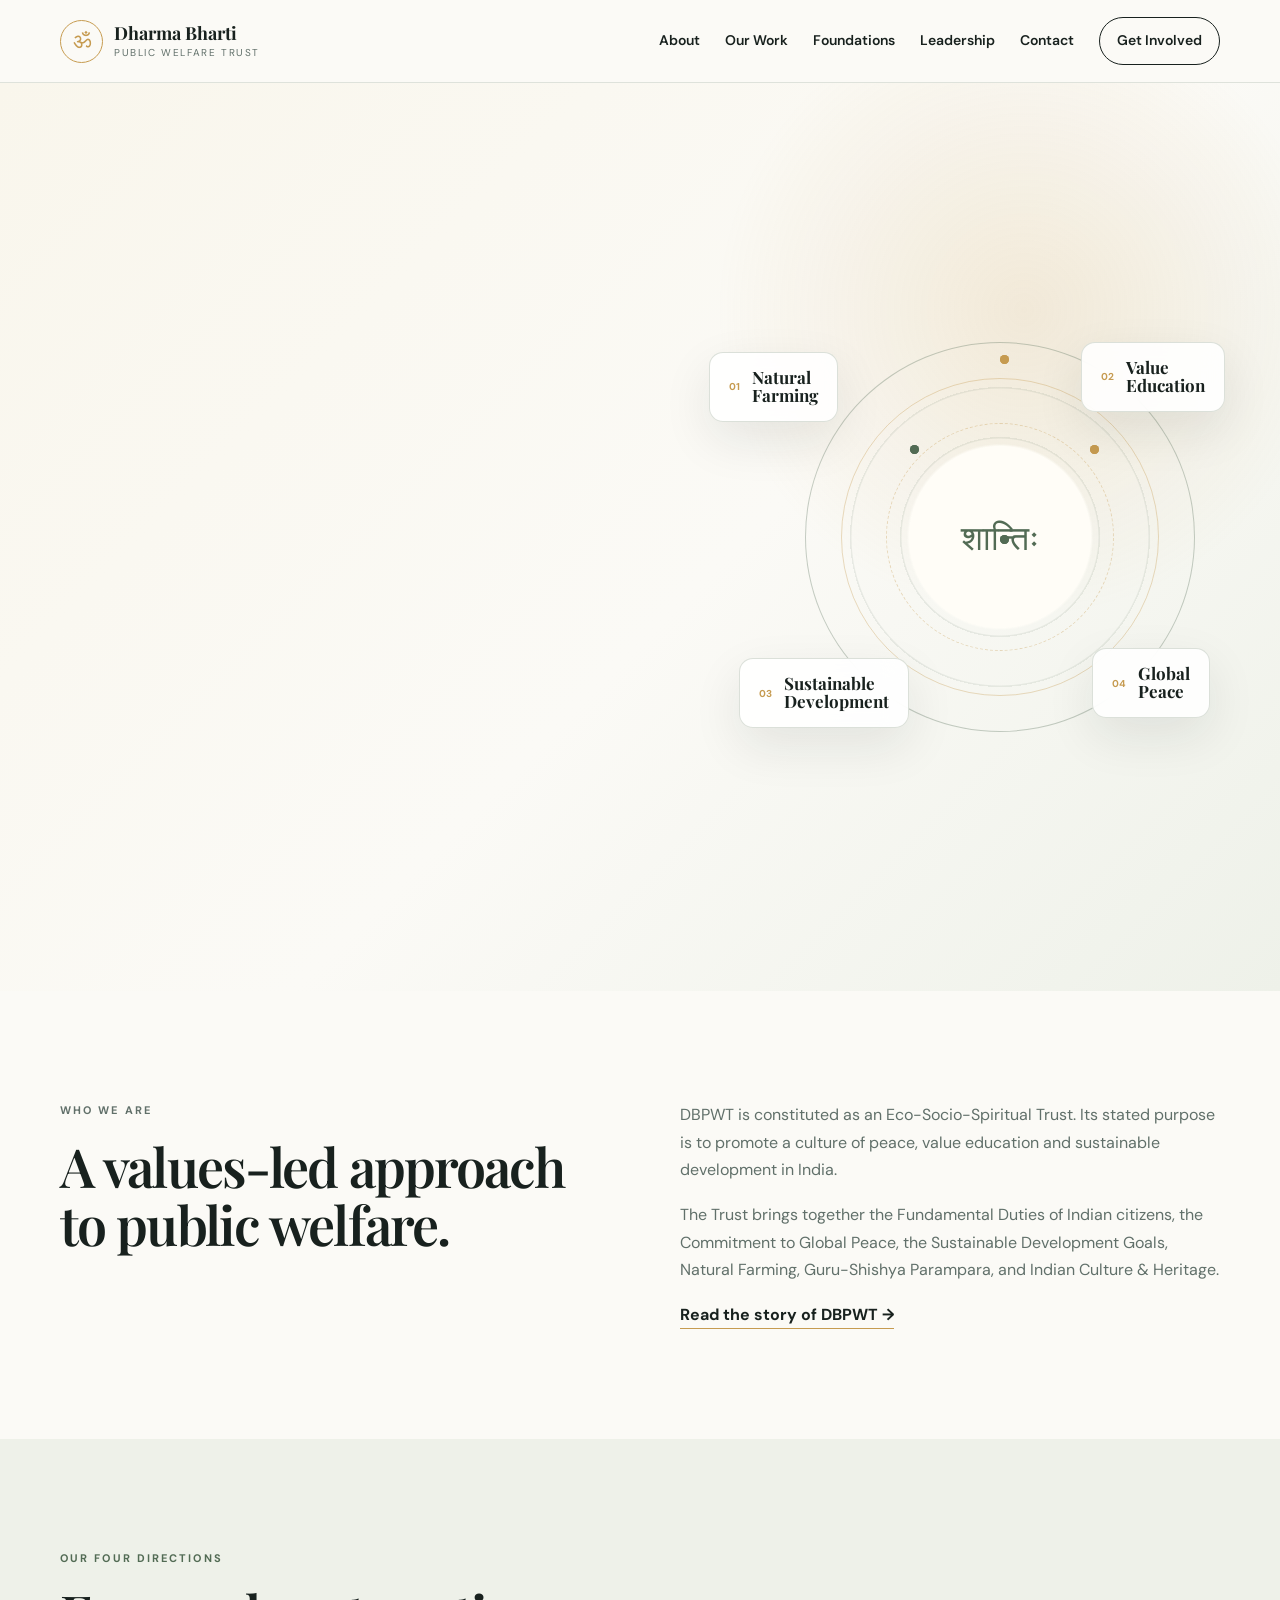
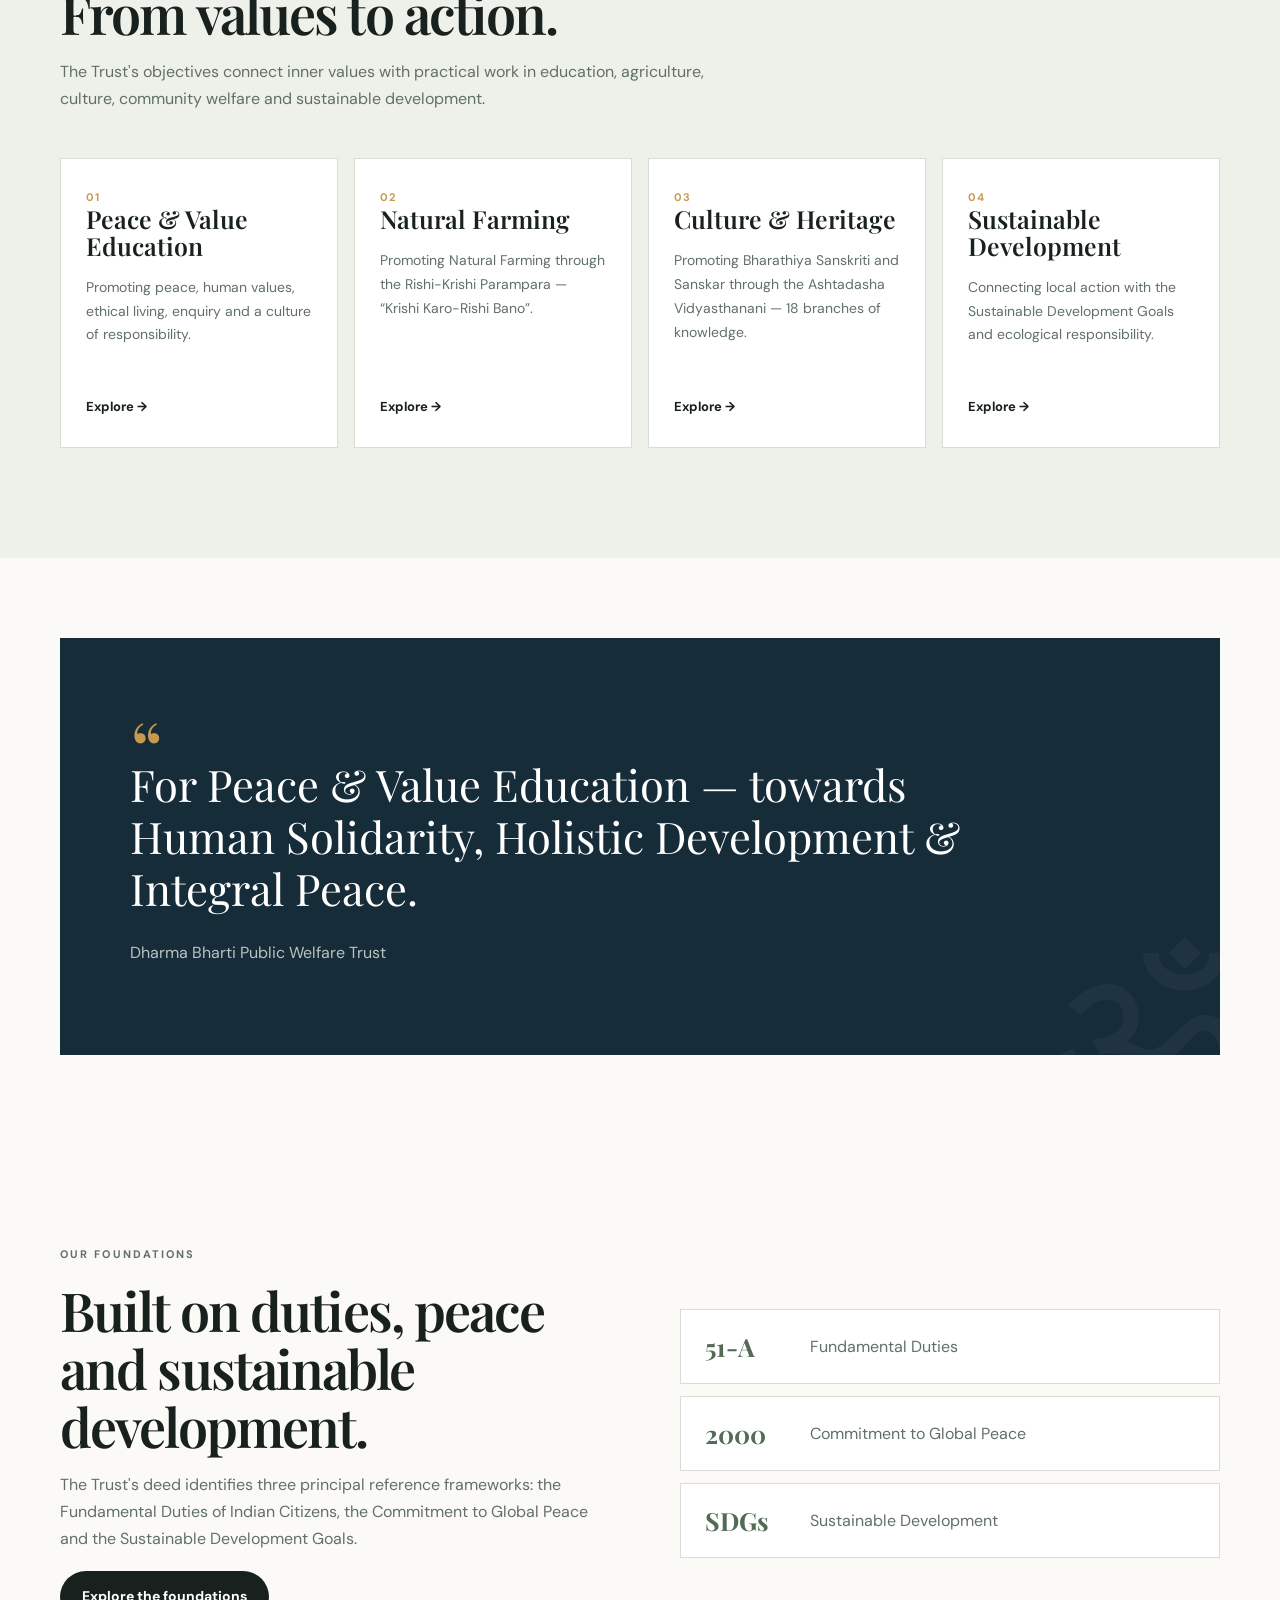
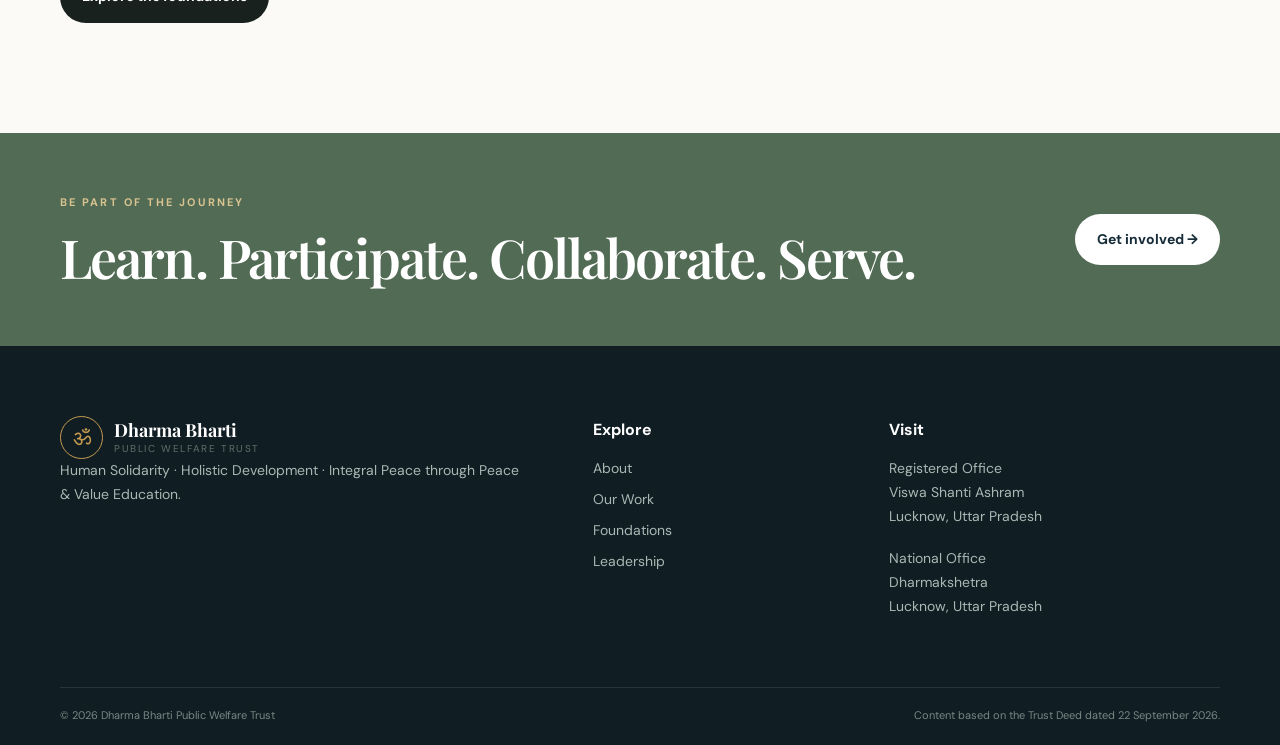
<file: index.html>
<!doctype html>
<html lang="en">
<head>
  <meta charset="utf-8">
  <meta name="viewport" content="width=device-width,initial-scale=1">
  <meta name="description" content="Dharma Bharti Public Welfare Trust — human solidarity, holistic development and integral peace through peace and value education.">
  <title>Dharma Bharti Public Welfare Trust | Peace, Values & Sustainable Development</title>
  <link rel="preconnect" href="https://fonts.googleapis.com">
  <link rel="preconnect" href="https://fonts.gstatic.com" crossorigin>
  <link href="https://fonts.googleapis.com/css2?family=DM+Sans:wght@400;500;600;700&family=Playfair+Display:wght@500;600;700&display=swap" rel="stylesheet">
  <link rel="stylesheet" href="assets/styles.css">
</head>
<body>
<header class="site-header">
  <div class="container nav-wrap">
    <a class="brand" href="index.html" aria-label="Dharma Bharti Public Welfare Trust home">
      <span class="brand-mark">ॐ</span>
      <span><strong>Dharma Bharti</strong><small>Public Welfare Trust</small></span>
    </a>
    <button class="menu-toggle" aria-label="Open navigation">☰</button>
    <nav class="nav" aria-label="Primary navigation">
      <a href="about.html">About</a><a href="work.html">Our Work</a><a href="foundations.html">Foundations</a><a href="leadership.html">Leadership</a><a href="contact.html">Contact</a>
      <a class="nav-cta" href="contact.html#participate">Get Involved</a>
    </nav>
  </div>
</header>
<main>
<section class="hero">
  <div class="hero-orbit orbit-one"></div><div class="hero-orbit orbit-two"></div>
  <div class="container hero-grid">
    <div class="hero-copy reveal">
      <p class="eyebrow">DHARMA BHARTI PUBLIC WELFARE TRUST · DBPWT</p>
      <h1>Human solidarity.<br><em>Holistic development.</em><br>Integral peace.</h1>
      <p class="hero-lead">A public charitable trust working to promote peace, value education and sustainable development through a living connection between human values, education, culture, nature and community.</p>
      <div class="actions"><a class="btn btn-primary" href="about.html">Discover DBPWT</a><a class="btn btn-ghost" href="work.html">Explore our work <span>→</span></a></div>
      <p class="hero-note">Based in Lucknow · Working nationwide, with a focus on Uttar Pradesh</p>
    </div>
    <div class="hero-art" aria-label="Illustration representing people, education, nature and peace">
      <div class="mandala"><span>शान्तिः</span><i></i><b></b></div>
      <div class="art-card card-soil"><span>01</span><strong>Natural<br>Farming</strong></div>
      <div class="art-card card-book"><span>02</span><strong>Value<br>Education</strong></div>
      <div class="art-card card-leaf"><span>03</span><strong>Sustainable<br>Development</strong></div>
      <div class="art-card card-globe"><span>04</span><strong>Global<br>Peace</strong></div>
    </div>
  </div>
</section>
<section class="intro section">
  <div class="container two-col">
    <div><p class="eyebrow">WHO WE ARE</p><h2>A values-led approach to public welfare.</h2></div>
    <div><p>DBPWT is constituted as an Eco-Socio-Spiritual Trust. Its stated purpose is to promote a culture of peace, value education and sustainable development in India.</p><p>The Trust brings together the Fundamental Duties of Indian citizens, the Commitment to Global Peace, the Sustainable Development Goals, Natural Farming, Guru-Shishya Parampara, and Indian Culture & Heritage.</p><a class="text-link" href="about.html">Read the story of DBPWT →</a></div>
  </div>
</section>
<section class="pillars section section-tint">
  <div class="container"><div class="section-heading"><p class="eyebrow">OUR FOUR DIRECTIONS</p><h2>From values to action.</h2><p>The Trust's objectives connect inner values with practical work in education, agriculture, culture, community welfare and sustainable development.</p></div>
  <div class="pillar-grid">
    <article class="pillar"><div class="number">01</div><h3>Peace & Value Education</h3><p>Promoting peace, human values, ethical living, enquiry and a culture of responsibility.</p><a href="work.html#education">Explore →</a></article>
    <article class="pillar"><div class="number">02</div><h3>Natural Farming</h3><p>Promoting Natural Farming through the Rishi-Krishi Parampara — “Krishi Karo-Rishi Bano”.</p><a href="work.html#farming">Explore →</a></article>
    <article class="pillar"><div class="number">03</div><h3>Culture & Heritage</h3><p>Promoting Bharathiya Sanskriti and Sanskar through the Ashtadasha Vidyasthanani — 18 branches of knowledge.</p><a href="work.html#culture">Explore →</a></article>
    <article class="pillar"><div class="number">04</div><h3>Sustainable Development</h3><p>Connecting local action with the Sustainable Development Goals and ecological responsibility.</p><a href="work.html#sustainability">Explore →</a></article>
  </div></div>
</section>
<section class="quote section">
  <div class="container quote-box"><div class="quote-mark">“</div><blockquote>For Peace & Value Education — towards Human Solidarity, Holistic Development & Integral Peace.</blockquote><p>Dharma Bharti Public Welfare Trust</p></div>
</section>
<section class="foundations-preview section">
  <div class="container two-col align-center"><div><p class="eyebrow">OUR FOUNDATIONS</p><h2>Built on duties, peace and sustainable development.</h2><p>The Trust's deed identifies three principal reference frameworks: the Fundamental Duties of Indian Citizens, the Commitment to Global Peace and the Sustainable Development Goals.</p><a class="btn btn-dark" href="foundations.html">Explore the foundations</a></div><div class="foundation-stack"><div><b>51-A</b><span>Fundamental Duties</span></div><div><b>2000</b><span>Commitment to Global Peace</span></div><div><b>SDGs</b><span>Sustainable Development</span></div></div></div>
</section>
<section class="cta-band"><div class="container cta-inner"><div><p class="eyebrow">BE PART OF THE JOURNEY</p><h2>Learn. Participate. Collaborate. Serve.</h2></div><a class="btn btn-light" href="contact.html#participate">Get involved →</a></div></section>
</main>
<footer class="footer"><div class="container footer-grid"><div><a class="brand footer-brand" href="index.html"><span class="brand-mark">ॐ</span><span><strong>Dharma Bharti</strong><small>Public Welfare Trust</small></span></a><p>Human Solidarity · Holistic Development · Integral Peace through Peace & Value Education.</p></div><div><h4>Explore</h4><a href="about.html">About</a><a href="work.html">Our Work</a><a href="foundations.html">Foundations</a><a href="leadership.html">Leadership</a></div><div><h4>Visit</h4><p>Registered Office<br>Viswa Shanti Ashram<br>Lucknow, Uttar Pradesh</p><p>National Office<br>Dharmakshetra<br>Lucknow, Uttar Pradesh</p></div></div><div class="container footer-bottom"><span>© 2026 Dharma Bharti Public Welfare Trust</span><span>Content based on the Trust Deed dated 22 September 2026.</span></div></footer>
<script src="assets/script.js"></script>
</body></html>
</file>
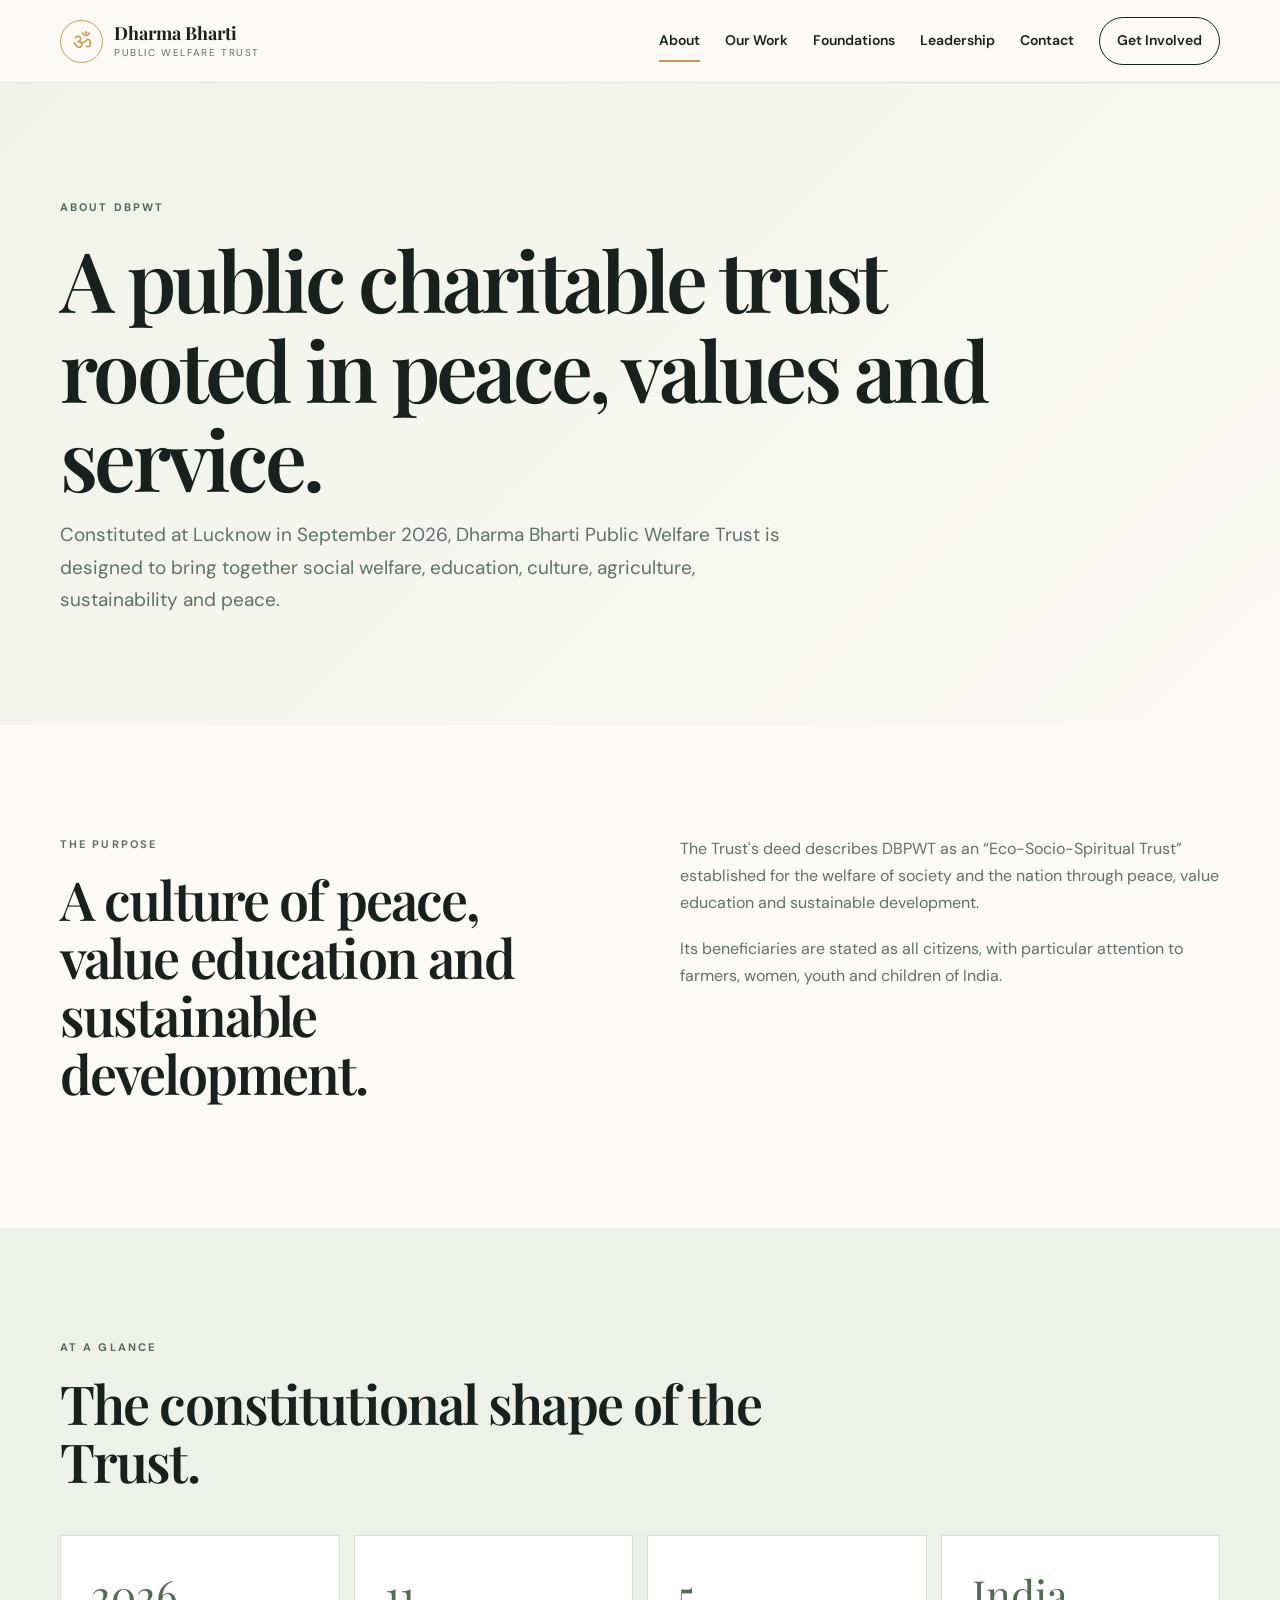
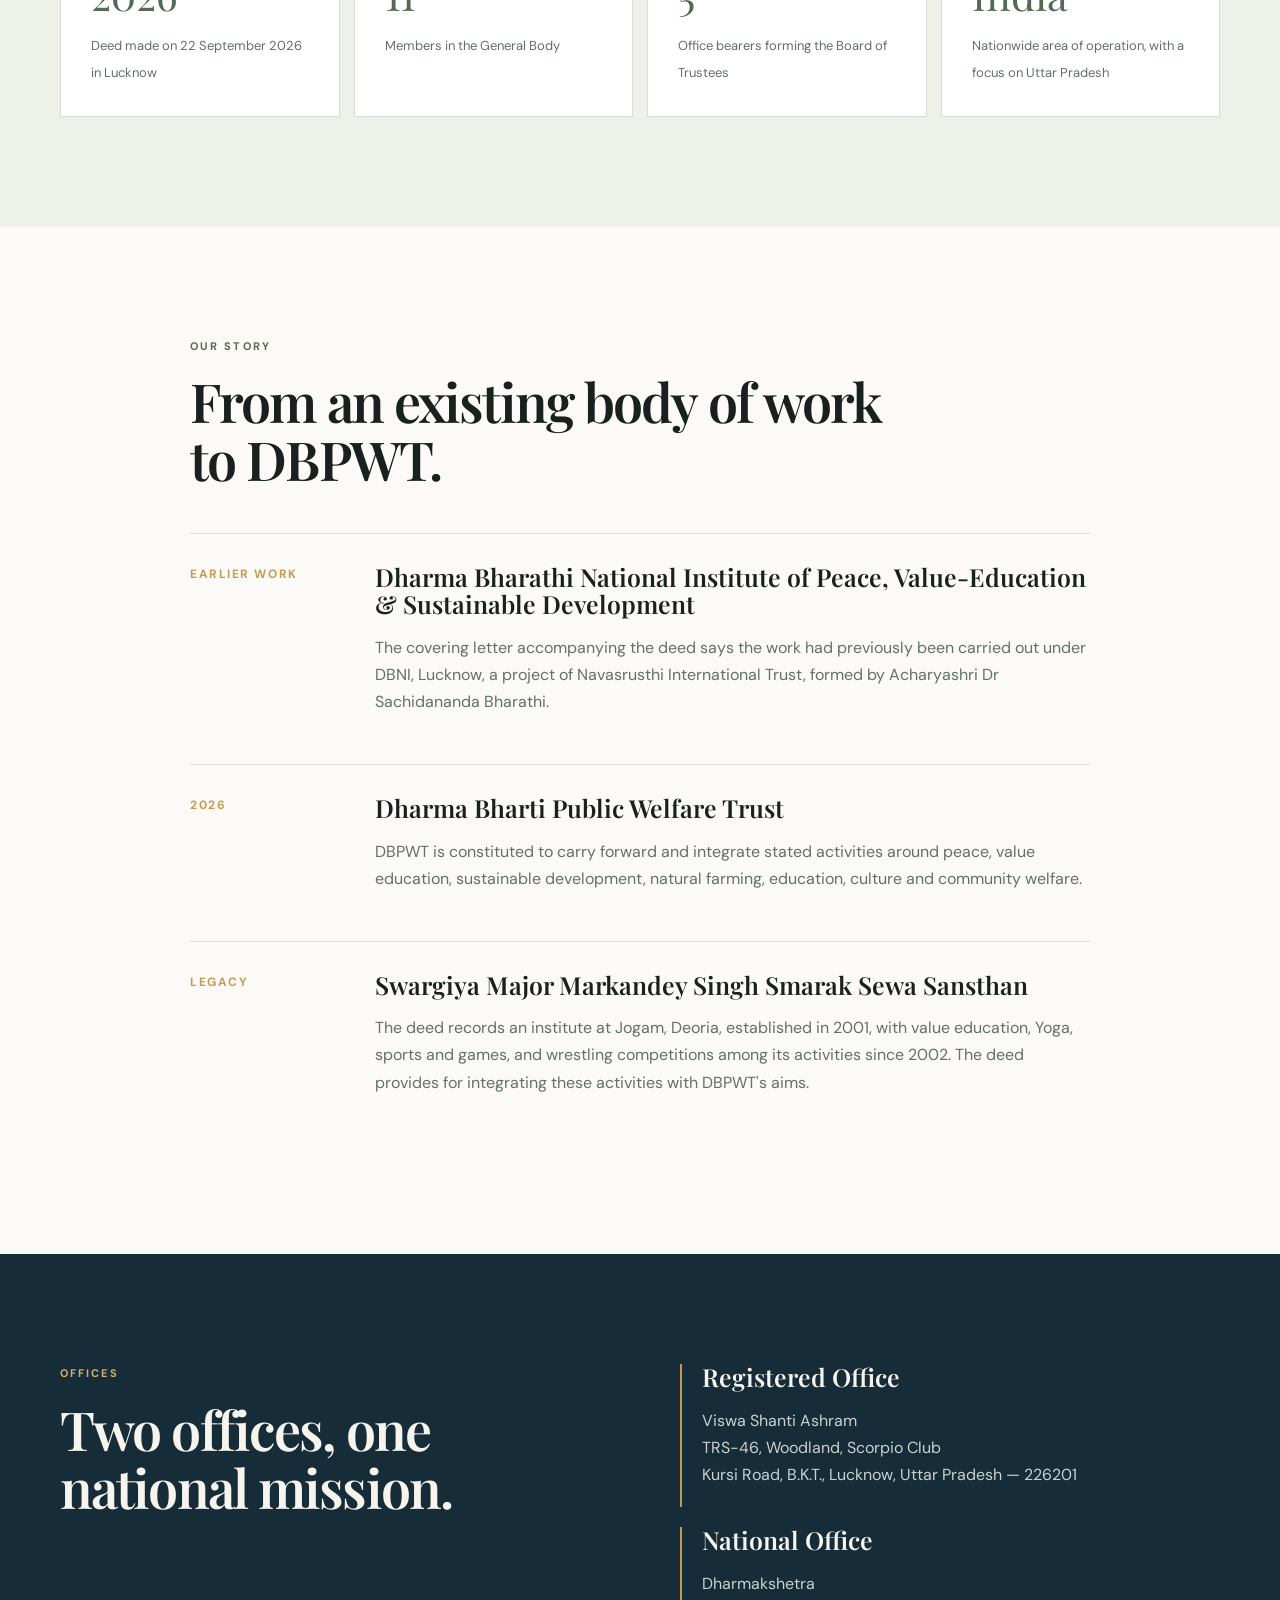
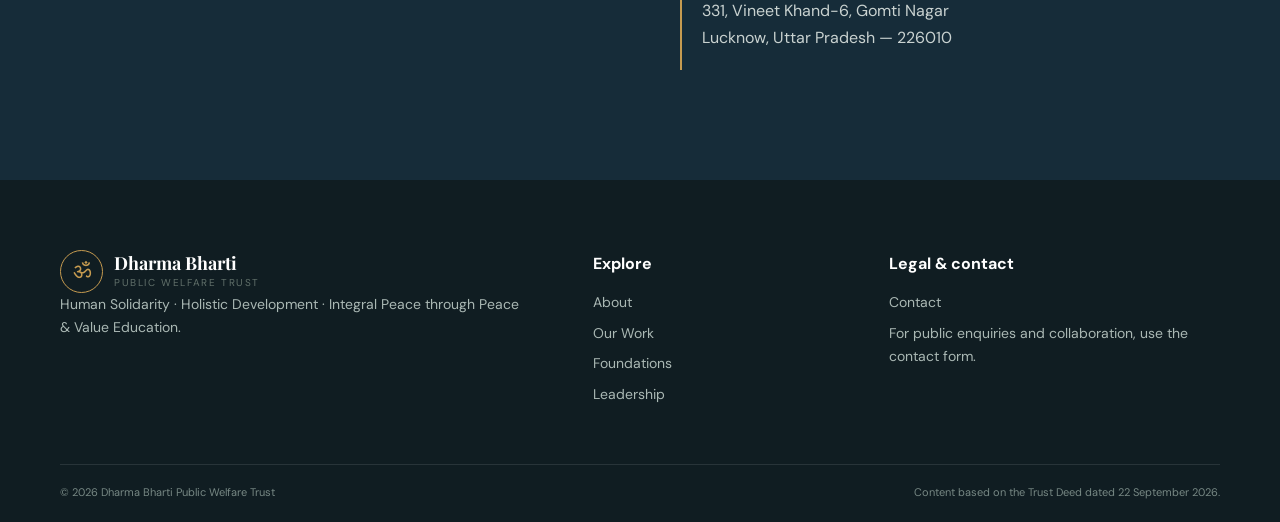
<file: about.html>
<!doctype html><html lang="en"><head><meta charset="utf-8"><meta name="viewport" content="width=device-width,initial-scale=1"><meta name="description" content="About Dharma Bharti Public Welfare Trust, its purpose, history, offices and beneficiaries."><title>About DBPWT | Dharma Bharti Public Welfare Trust</title><link rel="preconnect" href="https://fonts.googleapis.com"><link rel="preconnect" href="https://fonts.gstatic.com" crossorigin><link href="https://fonts.googleapis.com/css2?family=DM+Sans:wght@400;500;600;700&family=Playfair+Display:wght@500;600;700&display=swap" rel="stylesheet"><link rel="stylesheet" href="assets/styles.css"></head><body>
<header class="site-header"><div class="container nav-wrap"><a class="brand" href="index.html"><span class="brand-mark">ॐ</span><span><strong>Dharma Bharti</strong><small>Public Welfare Trust</small></span></a><button class="menu-toggle">☰</button><nav class="nav"><a class="active" href="about.html">About</a><a href="work.html">Our Work</a><a href="foundations.html">Foundations</a><a href="leadership.html">Leadership</a><a href="contact.html">Contact</a><a class="nav-cta" href="contact.html#participate">Get Involved</a></nav></div></header>
<main><section class="page-hero"><div class="container"><p class="eyebrow">ABOUT DBPWT</p><h1>A public charitable trust rooted in peace, values and service.</h1><p>Constituted at Lucknow in September 2026, Dharma Bharti Public Welfare Trust is designed to bring together social welfare, education, culture, agriculture, sustainability and peace.</p></div></section>
<section class="section"><div class="container two-col"><div><p class="eyebrow">THE PURPOSE</p><h2>A culture of peace, value education and sustainable development.</h2></div><div><p>The Trust's deed describes DBPWT as an “Eco-Socio-Spiritual Trust” established for the welfare of society and the nation through peace, value education and sustainable development.</p><p>Its beneficiaries are stated as all citizens, with particular attention to farmers, women, youth and children of India.</p></div></div></section>
<section class="section section-tint"><div class="container"><div class="section-heading"><p class="eyebrow">AT A GLANCE</p><h2>The constitutional shape of the Trust.</h2></div><div class="facts-grid"><div class="fact"><b>2026</b><span>Deed made on 22 September 2026 in Lucknow</span></div><div class="fact"><b>11</b><span>Members in the General Body</span></div><div class="fact"><b>5</b><span>Office bearers forming the Board of Trustees</span></div><div class="fact"><b>India</b><span>Nationwide area of operation, with a focus on Uttar Pradesh</span></div></div></div></section>
<section class="section"><div class="container timeline"><div class="section-heading"><p class="eyebrow">OUR STORY</p><h2>From an existing body of work to DBPWT.</h2></div><div class="timeline-item"><span>Earlier work</span><div><h3>Dharma Bharathi National Institute of Peace, Value-Education & Sustainable Development</h3><p>The covering letter accompanying the deed says the work had previously been carried out under DBNI, Lucknow, a project of Navasrusthi International Trust, formed by Acharyashri Dr Sachidananda Bharathi.</p></div></div><div class="timeline-item"><span>2026</span><div><h3>Dharma Bharti Public Welfare Trust</h3><p>DBPWT is constituted to carry forward and integrate stated activities around peace, value education, sustainable development, natural farming, education, culture and community welfare.</p></div></div><div class="timeline-item"><span>Legacy</span><div><h3>Swargiya Major Markandey Singh Smarak Sewa Sansthan</h3><p>The deed records an institute at Jogam, Deoria, established in 2001, with value education, Yoga, sports and games, and wrestling competitions among its activities since 2002. The deed provides for integrating these activities with DBPWT's aims.</p></div></div></div></section>
<section class="section section-dark"><div class="container two-col"><div><p class="eyebrow">OFFICES</p><h2>Two offices, one national mission.</h2></div><div class="office-list"><div><h3>Registered Office</h3><p>Viswa Shanti Ashram<br>TRS-46, Woodland, Scorpio Club<br>Kursi Road, B.K.T., Lucknow, Uttar Pradesh — 226201</p></div><div><h3>National Office</h3><p>Dharmakshetra<br>331, Vineet Khand-6, Gomti Nagar<br>Lucknow, Uttar Pradesh — 226010</p></div></div></div></section>
</main><footer class="footer"><div class="container footer-grid"><div><a class="brand footer-brand" href="index.html"><span class="brand-mark">ॐ</span><span><strong>Dharma Bharti</strong><small>Public Welfare Trust</small></span></a><p>Human Solidarity · Holistic Development · Integral Peace through Peace & Value Education.</p></div><div><h4>Explore</h4><a href="about.html">About</a><a href="work.html">Our Work</a><a href="foundations.html">Foundations</a><a href="leadership.html">Leadership</a></div><div><h4>Legal & contact</h4><a href="contact.html">Contact</a><p>For public enquiries and collaboration, use the contact form.</p></div></div><div class="container footer-bottom"><span>© 2026 Dharma Bharti Public Welfare Trust</span><span>Content based on the Trust Deed dated 22 September 2026.</span></div></footer><script src="assets/script.js"></script></body></html>
</file>
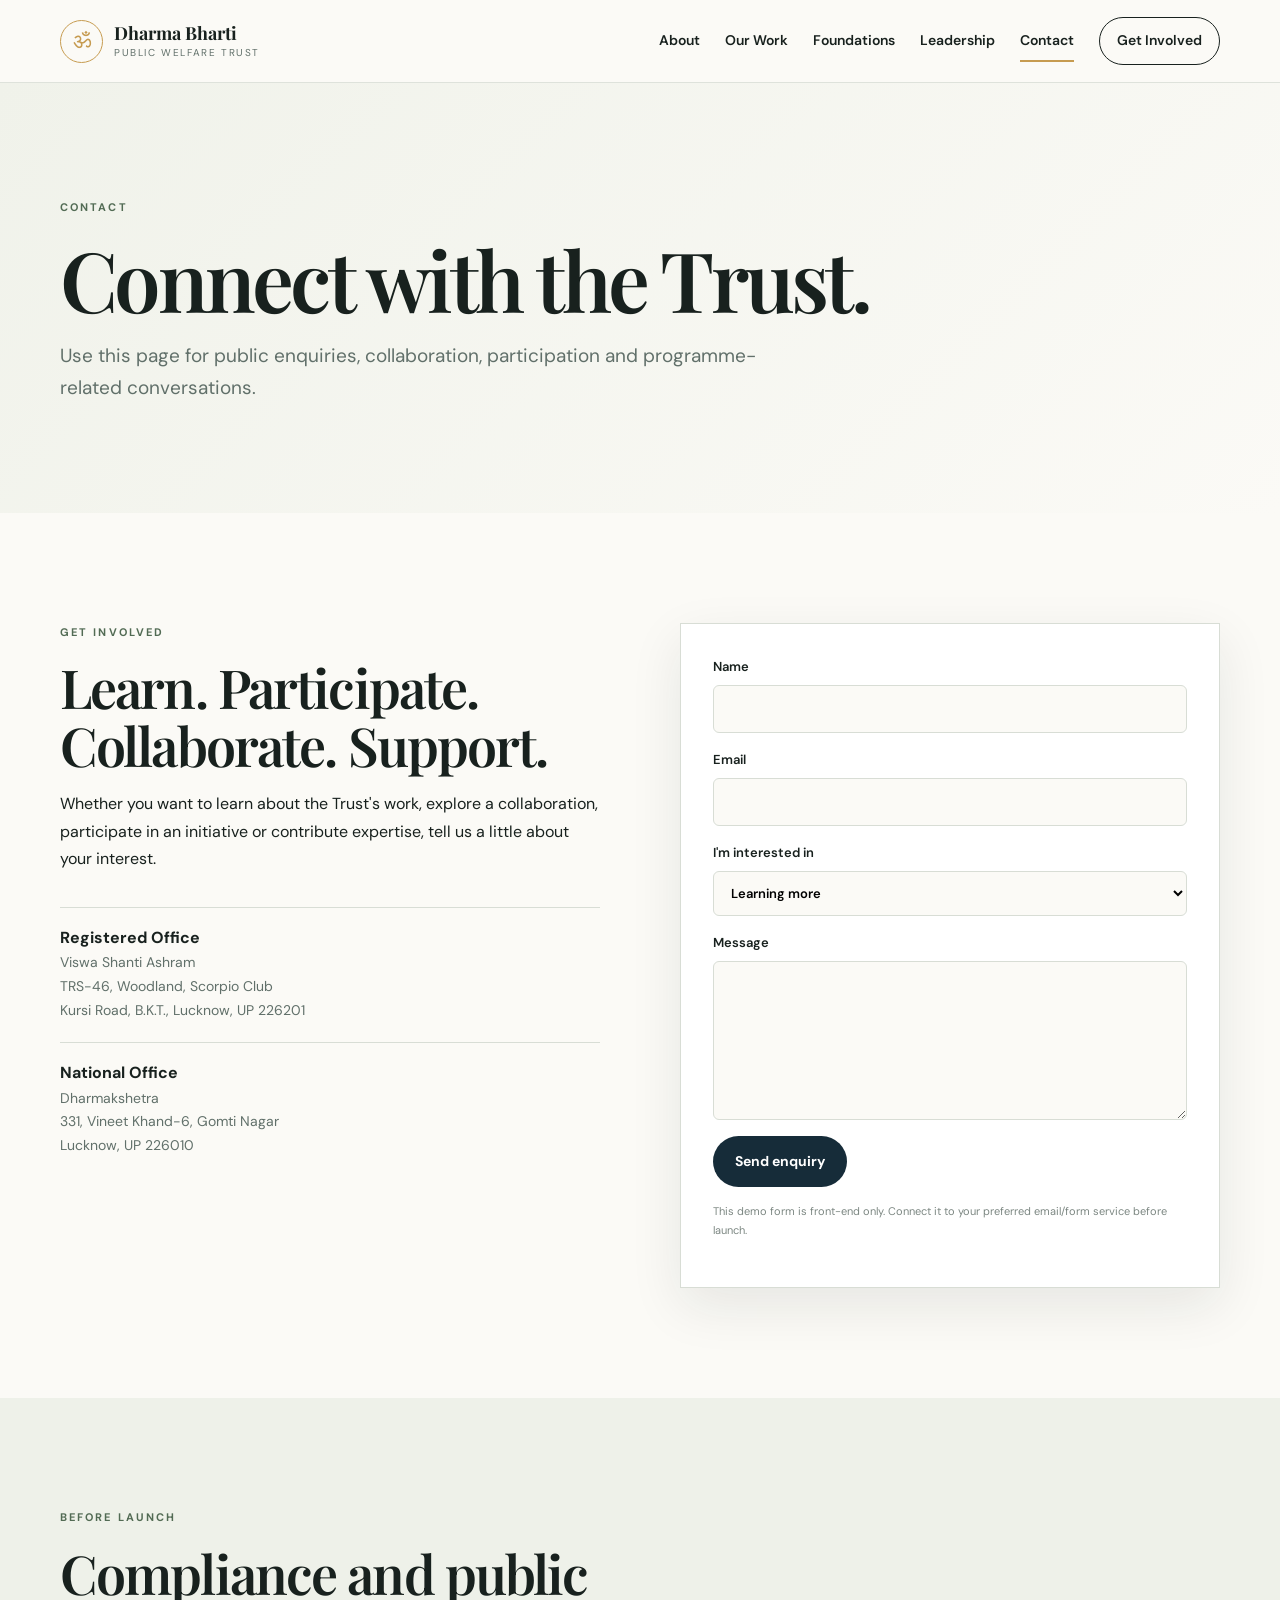
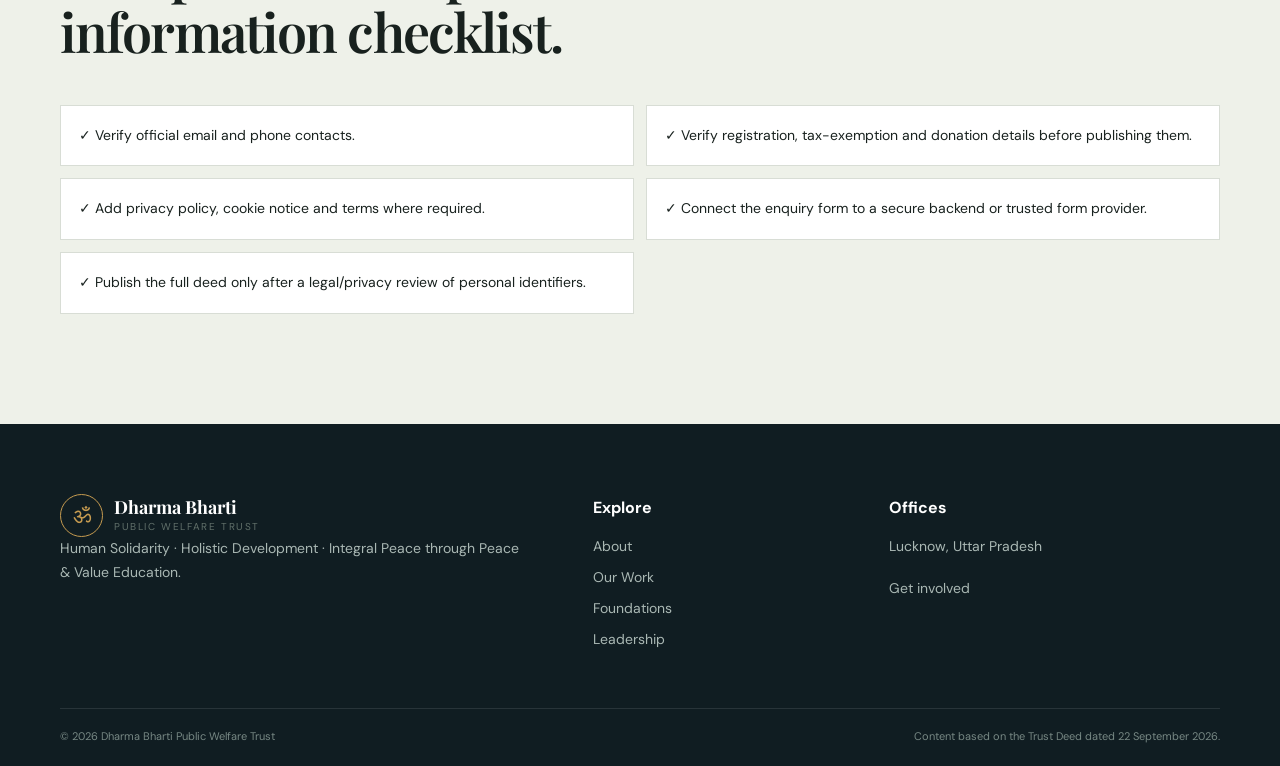
<file: contact.html>
<!doctype html><html lang="en"><head><meta charset="utf-8"><meta name="viewport" content="width=device-width,initial-scale=1"><meta name="description" content="Contact Dharma Bharti Public Welfare Trust for participation, collaboration and public enquiries."><title>Contact | Dharma Bharti Public Welfare Trust</title><link rel="preconnect" href="https://fonts.googleapis.com"><link rel="preconnect" href="https://fonts.gstatic.com" crossorigin><link href="https://fonts.googleapis.com/css2?family=DM+Sans:wght@400;500;600;700&family=Playfair+Display:wght@500;600;700&display=swap" rel="stylesheet"><link rel="stylesheet" href="assets/styles.css"></head><body>
<header class="site-header"><div class="container nav-wrap"><a class="brand" href="index.html"><span class="brand-mark">ॐ</span><span><strong>Dharma Bharti</strong><small>Public Welfare Trust</small></span></a><button class="menu-toggle">☰</button><nav class="nav"><a href="about.html">About</a><a href="work.html">Our Work</a><a href="foundations.html">Foundations</a><a href="leadership.html">Leadership</a><a class="active" href="contact.html">Contact</a><a class="nav-cta" href="#participate">Get Involved</a></nav></div></header>
<main><section class="page-hero"><div class="container"><p class="eyebrow">CONTACT</p><h1>Connect with the Trust.</h1><p>Use this page for public enquiries, collaboration, participation and programme-related conversations.</p></div></section>
<section class="section" id="participate"><div class="container contact-grid"><div><p class="eyebrow">GET INVOLVED</p><h2>Learn. Participate. Collaborate. Support.</h2><p>Whether you want to learn about the Trust's work, explore a collaboration, participate in an initiative or contribute expertise, tell us a little about your interest.</p><div class="contact-points"><div><b>Registered Office</b><span>Viswa Shanti Ashram<br>TRS-46, Woodland, Scorpio Club<br>Kursi Road, B.K.T., Lucknow, UP 226201</span></div><div><b>National Office</b><span>Dharmakshetra<br>331, Vineet Khand-6, Gomti Nagar<br>Lucknow, UP 226010</span></div></div></div>
<form class="contact-form" onsubmit="return handleForm(event)"><label>Name<input name="name" required></label><label>Email<input type="email" name="email" required></label><label>I'm interested in<select name="interest"><option>Learning more</option><option>Volunteering / participation</option><option>Collaboration</option><option>Education</option><option>Natural farming</option><option>Culture & heritage</option><option>Other</option></select></label><label>Message<textarea name="message" rows="6" required></textarea></label><button class="btn btn-primary" type="submit">Send enquiry</button><p class="form-note">This demo form is front-end only. Connect it to your preferred email/form service before launch.</p><div id="form-status" class="form-status" role="status"></div></form></div></section>
<section class="section section-tint"><div class="container"><div class="section-heading"><p class="eyebrow">BEFORE LAUNCH</p><h2>Compliance and public information checklist.</h2></div><div class="checklist"><div>✓ Verify official email and phone contacts.</div><div>✓ Verify registration, tax-exemption and donation details before publishing them.</div><div>✓ Add privacy policy, cookie notice and terms where required.</div><div>✓ Connect the enquiry form to a secure backend or trusted form provider.</div><div>✓ Publish the full deed only after a legal/privacy review of personal identifiers.</div></div></div></section></main>
<footer class="footer"><div class="container footer-grid"><div><a class="brand footer-brand" href="index.html"><span class="brand-mark">ॐ</span><span><strong>Dharma Bharti</strong><small>Public Welfare Trust</small></span></a><p>Human Solidarity · Holistic Development · Integral Peace through Peace & Value Education.</p></div><div><h4>Explore</h4><a href="about.html">About</a><a href="work.html">Our Work</a><a href="foundations.html">Foundations</a><a href="leadership.html">Leadership</a></div><div><h4>Offices</h4><p>Lucknow, Uttar Pradesh</p><a href="contact.html#participate">Get involved</a></div></div><div class="container footer-bottom"><span>© 2026 Dharma Bharti Public Welfare Trust</span><span>Content based on the Trust Deed dated 22 September 2026.</span></div></footer><script src="assets/script.js"></script></body></html>
</file>
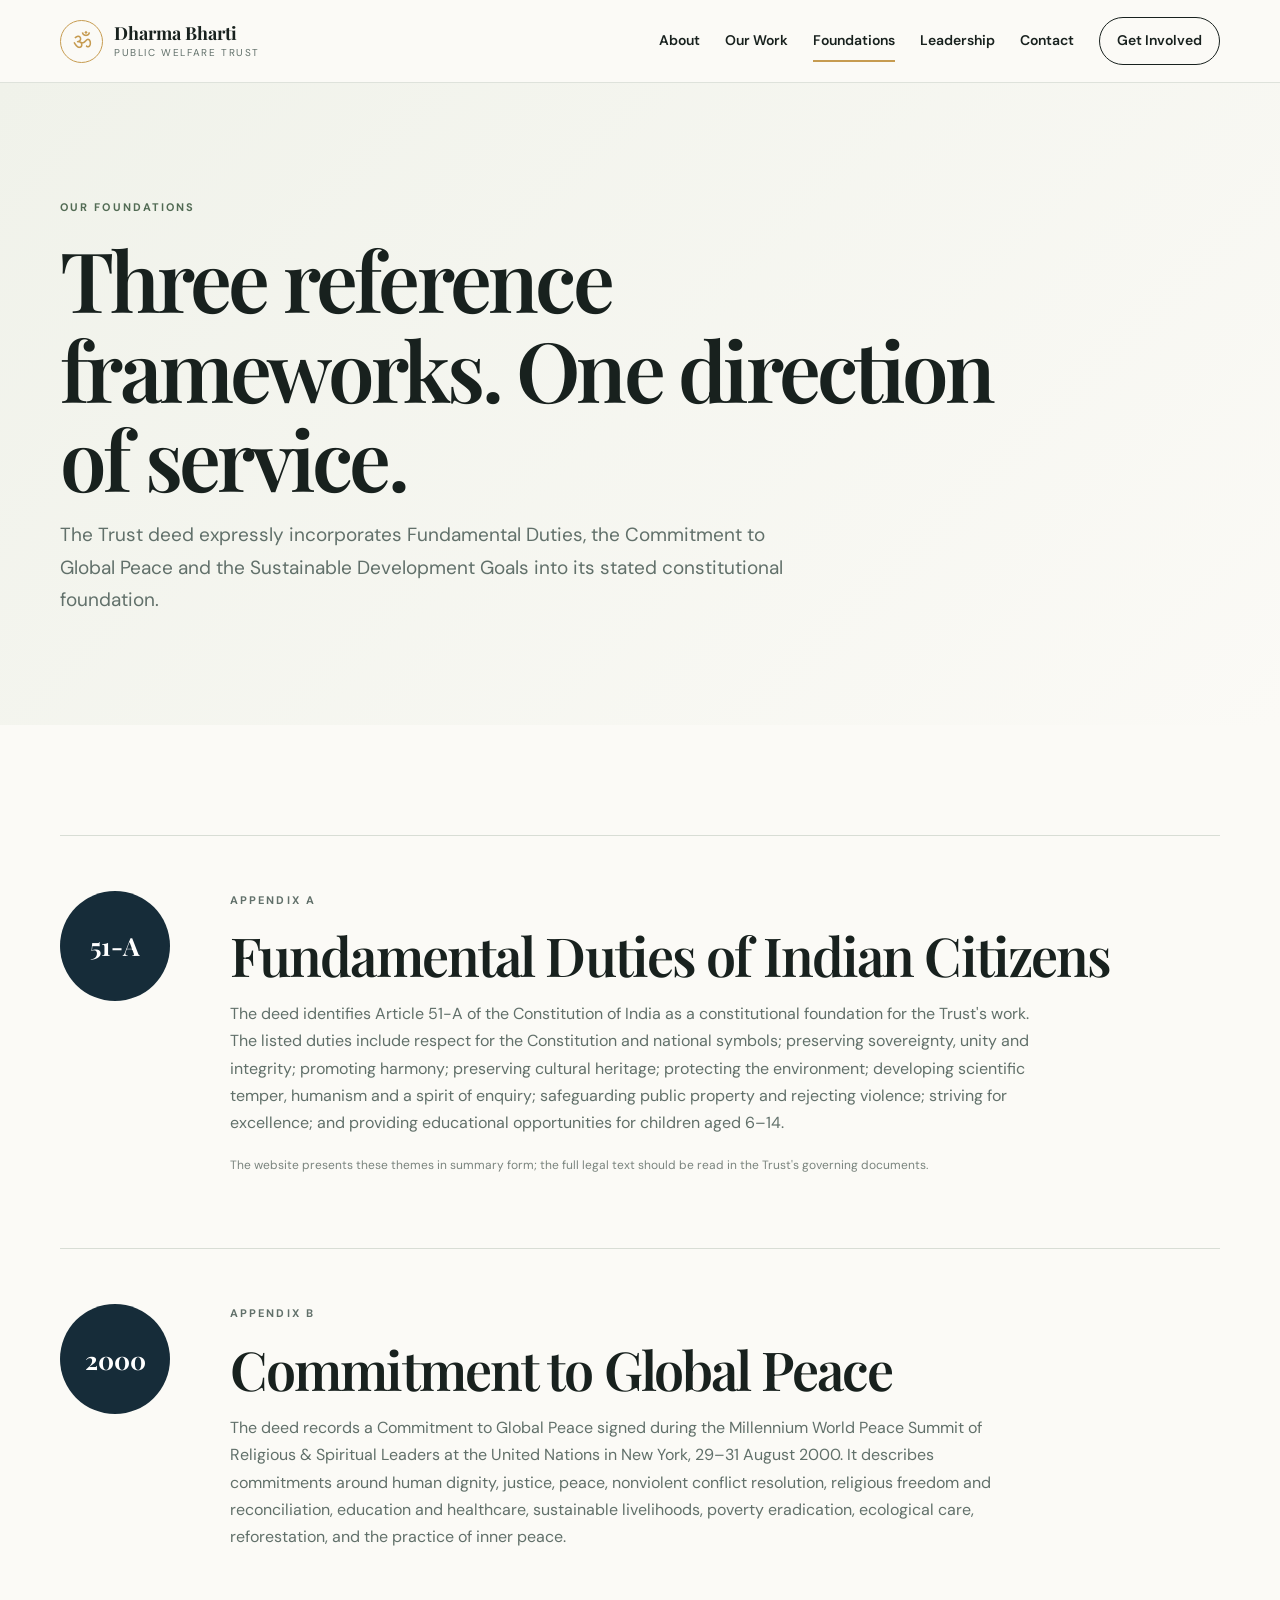
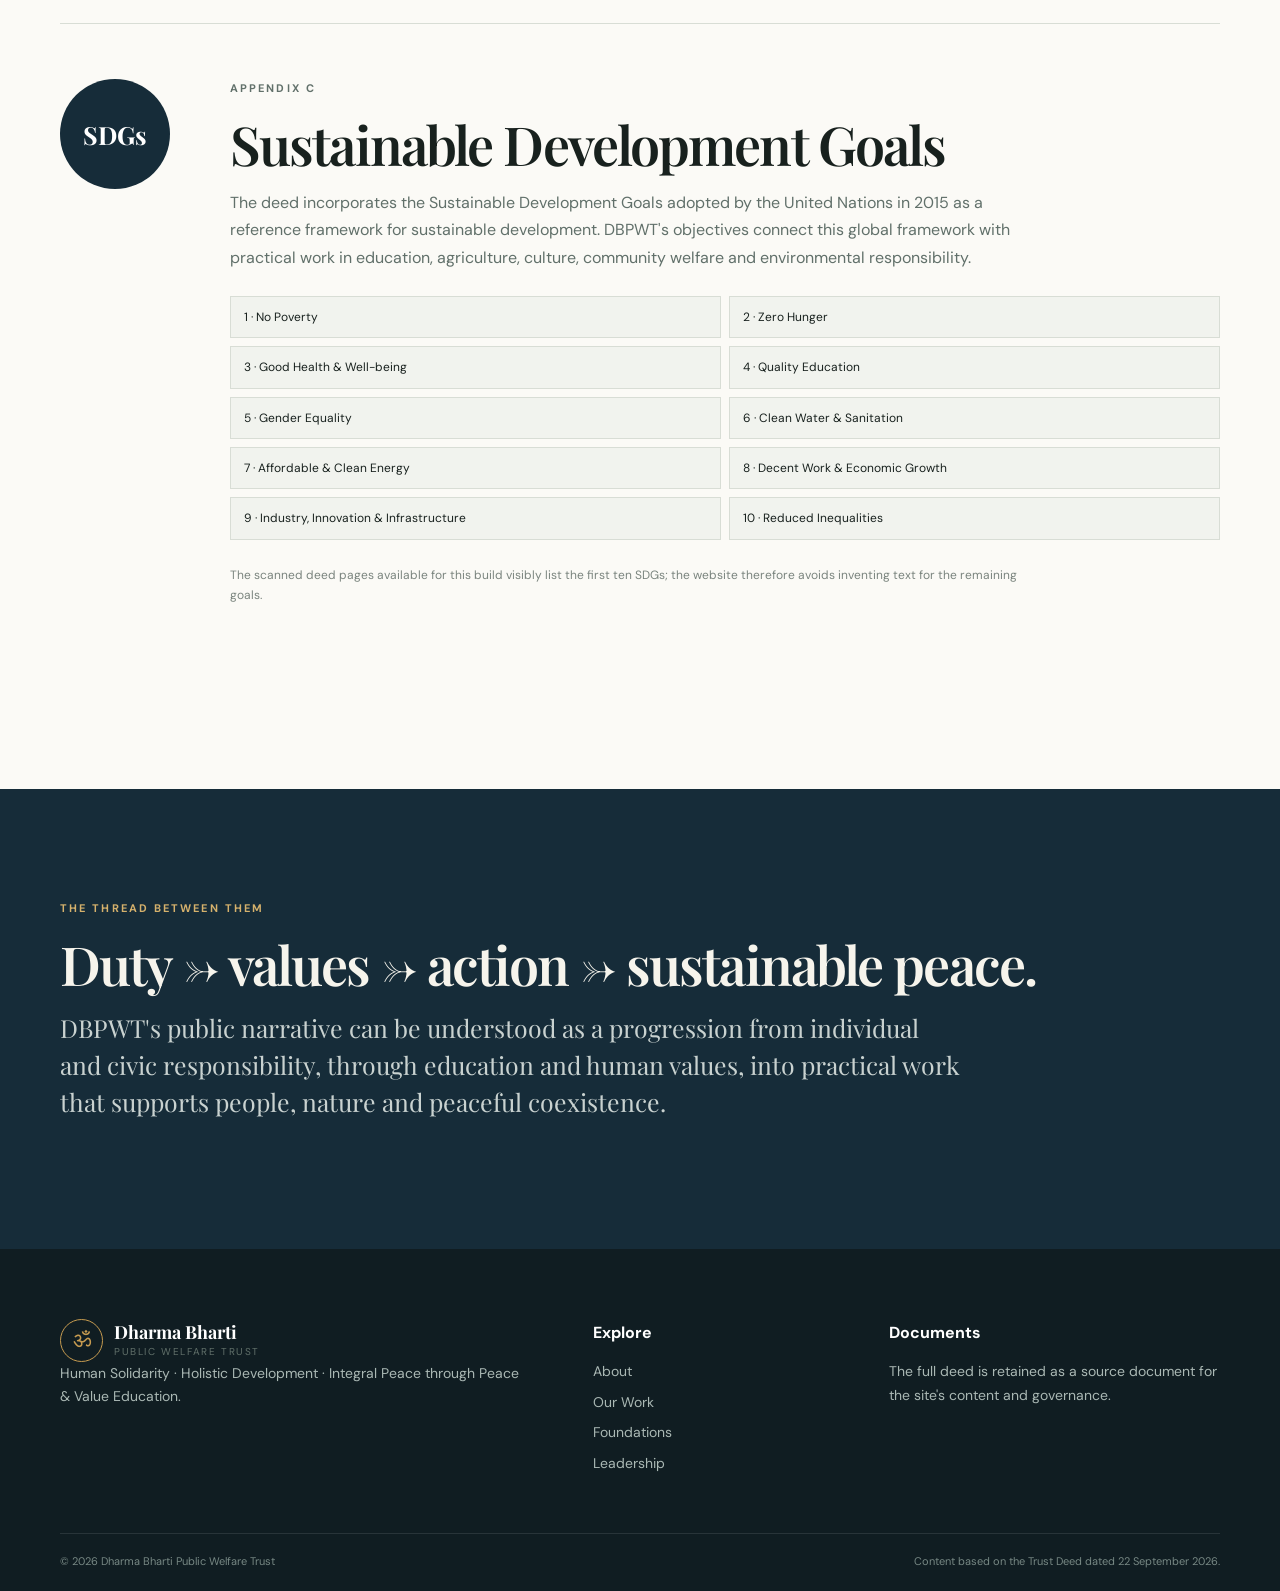
<file: foundations.html>
<!doctype html><html lang="en"><head><meta charset="utf-8"><meta name="viewport" content="width=device-width,initial-scale=1"><meta name="description" content="The foundations of DBPWT: Fundamental Duties, Commitment to Global Peace and Sustainable Development Goals."><title>Foundations | Dharma Bharti Public Welfare Trust</title><link rel="preconnect" href="https://fonts.googleapis.com"><link rel="preconnect" href="https://fonts.gstatic.com" crossorigin><link href="https://fonts.googleapis.com/css2?family=DM+Sans:wght@400;500;600;700&family=Playfair+Display:wght@500;600;700&display=swap" rel="stylesheet"><link rel="stylesheet" href="assets/styles.css"></head><body>
<header class="site-header"><div class="container nav-wrap"><a class="brand" href="index.html"><span class="brand-mark">ॐ</span><span><strong>Dharma Bharti</strong><small>Public Welfare Trust</small></span></a><button class="menu-toggle">☰</button><nav class="nav"><a href="about.html">About</a><a href="work.html">Our Work</a><a class="active" href="foundations.html">Foundations</a><a href="leadership.html">Leadership</a><a href="contact.html">Contact</a><a class="nav-cta" href="contact.html#participate">Get Involved</a></nav></div></header>
<main><section class="page-hero"><div class="container"><p class="eyebrow">OUR FOUNDATIONS</p><h1>Three reference frameworks. One direction of service.</h1><p>The Trust deed expressly incorporates Fundamental Duties, the Commitment to Global Peace and the Sustainable Development Goals into its stated constitutional foundation.</p></div></section>
<section class="section foundation-detail"><div class="container"><article><div class="foundation-badge">51-A</div><div><p class="eyebrow">APPENDIX A</p><h2>Fundamental Duties of Indian Citizens</h2><p>The deed identifies Article 51-A of the Constitution of India as a constitutional foundation for the Trust's work. The listed duties include respect for the Constitution and national symbols; preserving sovereignty, unity and integrity; promoting harmony; preserving cultural heritage; protecting the environment; developing scientific temper, humanism and a spirit of enquiry; safeguarding public property and rejecting violence; striving for excellence; and providing educational opportunities for children aged 6–14.</p><p class="small-note">The website presents these themes in summary form; the full legal text should be read in the Trust's governing documents.</p></div></article>
<article><div class="foundation-badge">2000</div><div><p class="eyebrow">APPENDIX B</p><h2>Commitment to Global Peace</h2><p>The deed records a Commitment to Global Peace signed during the Millennium World Peace Summit of Religious & Spiritual Leaders at the United Nations in New York, 29–31 August 2000. It describes commitments around human dignity, justice, peace, nonviolent conflict resolution, religious freedom and reconciliation, education and healthcare, sustainable livelihoods, poverty eradication, ecological care, reforestation, and the practice of inner peace.</p></div></article>
<article><div class="foundation-badge">SDGs</div><div><p class="eyebrow">APPENDIX C</p><h2>Sustainable Development Goals</h2><p>The deed incorporates the Sustainable Development Goals adopted by the United Nations in 2015 as a reference framework for sustainable development. DBPWT's objectives connect this global framework with practical work in education, agriculture, culture, community welfare and environmental responsibility.</p><div class="sdg-grid"><span>1 · No Poverty</span><span>2 · Zero Hunger</span><span>3 · Good Health & Well-being</span><span>4 · Quality Education</span><span>5 · Gender Equality</span><span>6 · Clean Water & Sanitation</span><span>7 · Affordable & Clean Energy</span><span>8 · Decent Work & Economic Growth</span><span>9 · Industry, Innovation & Infrastructure</span><span>10 · Reduced Inequalities</span></div><p class="small-note">The scanned deed pages available for this build visibly list the first ten SDGs; the website therefore avoids inventing text for the remaining goals.</p></div></article></div></section>
<section class="section section-dark"><div class="container"><p class="eyebrow">THE THREAD BETWEEN THEM</p><h2>Duty → values → action → sustainable peace.</h2><p class="large-copy">DBPWT's public narrative can be understood as a progression from individual and civic responsibility, through education and human values, into practical work that supports people, nature and peaceful coexistence.</p></div></section></main>
<footer class="footer"><div class="container footer-grid"><div><a class="brand footer-brand" href="index.html"><span class="brand-mark">ॐ</span><span><strong>Dharma Bharti</strong><small>Public Welfare Trust</small></span></a><p>Human Solidarity · Holistic Development · Integral Peace through Peace & Value Education.</p></div><div><h4>Explore</h4><a href="about.html">About</a><a href="work.html">Our Work</a><a href="foundations.html">Foundations</a><a href="leadership.html">Leadership</a></div><div><h4>Documents</h4><p>The full deed is retained as a source document for the site's content and governance.</p></div></div><div class="container footer-bottom"><span>© 2026 Dharma Bharti Public Welfare Trust</span><span>Content based on the Trust Deed dated 22 September 2026.</span></div></footer><script src="assets/script.js"></script></body></html>
</file>
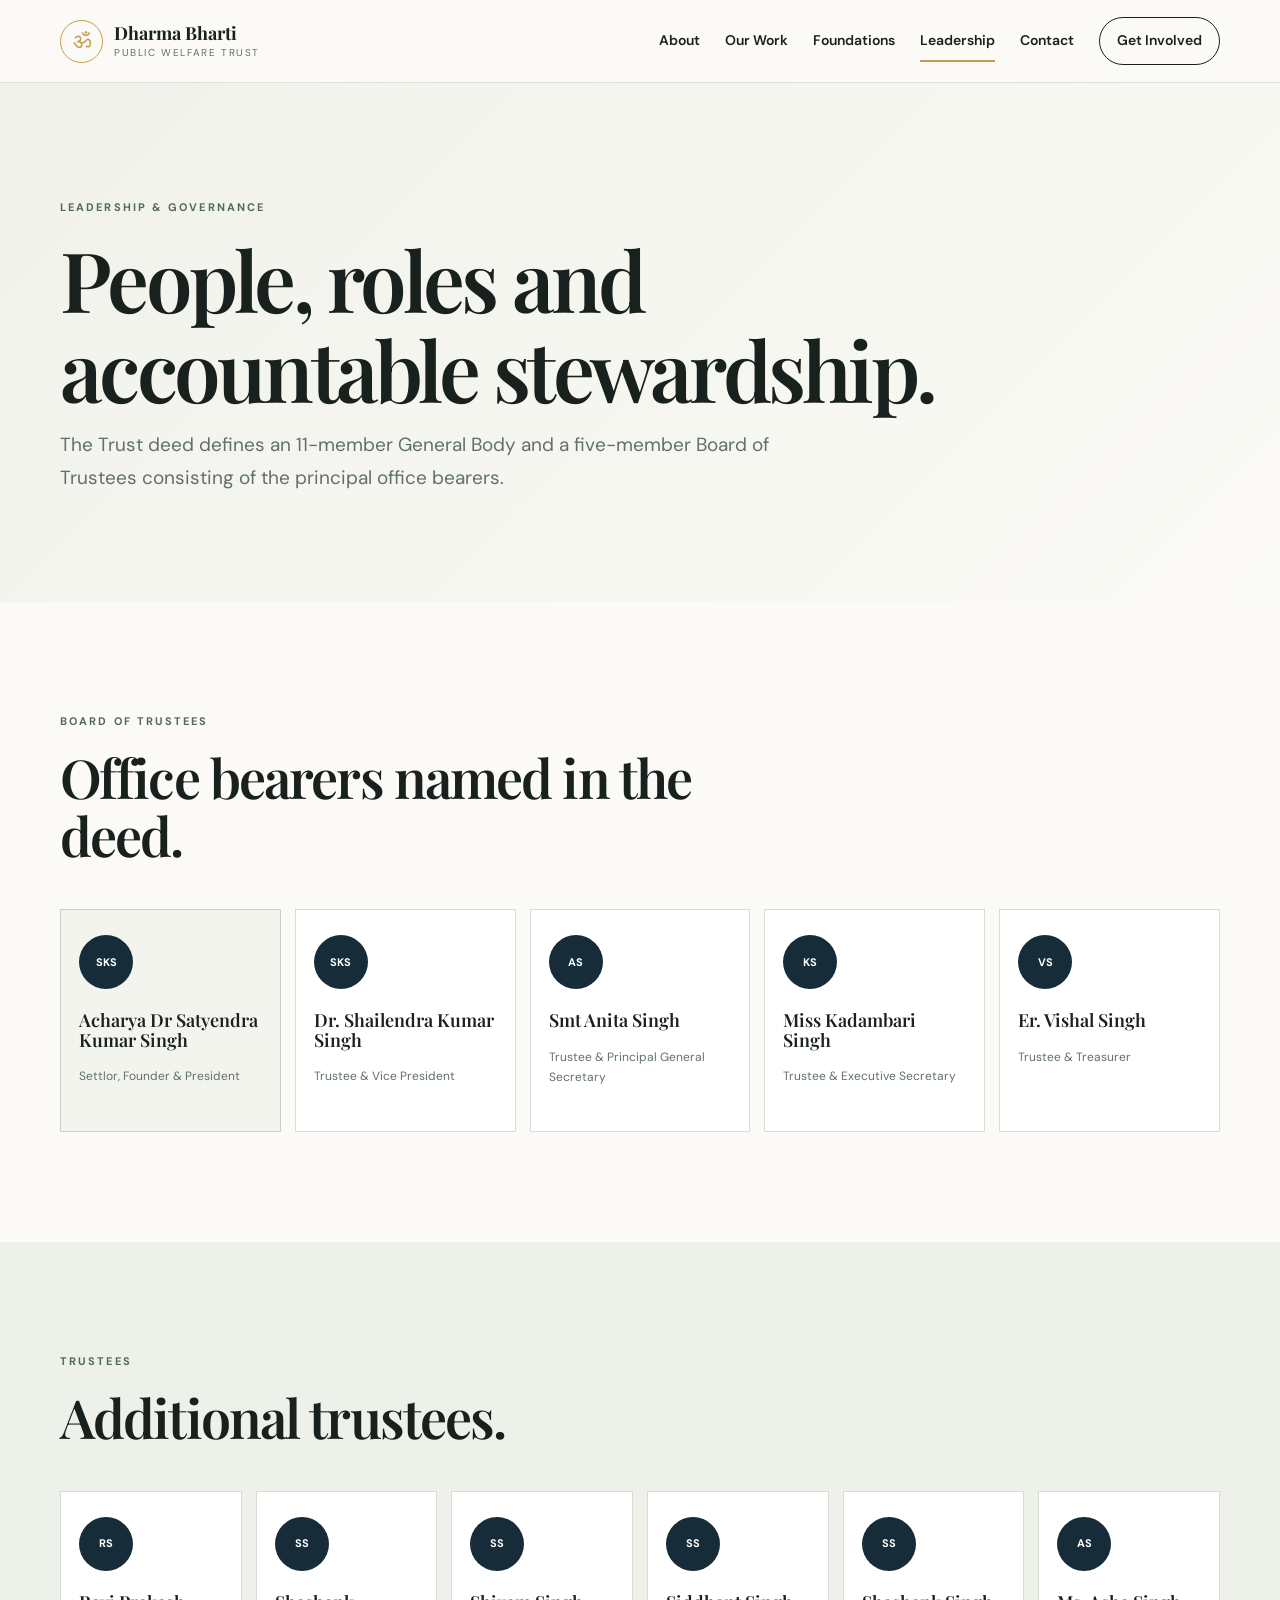
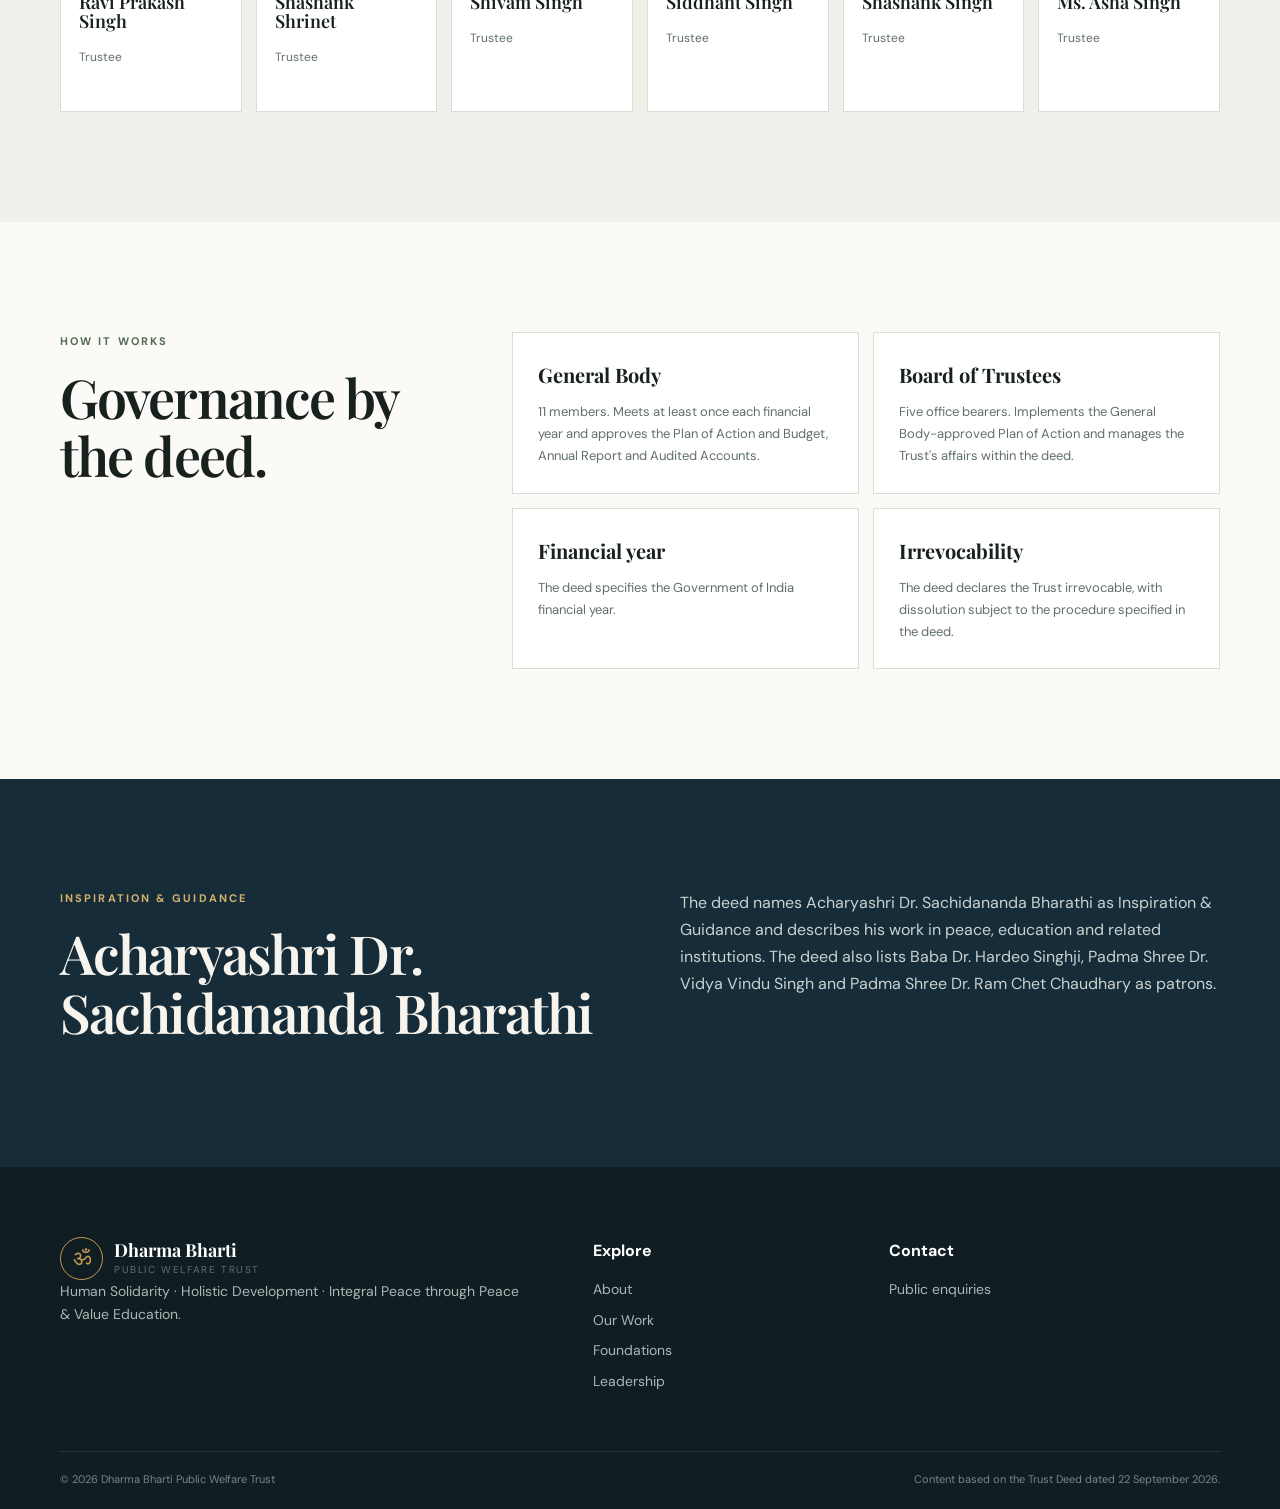
<file: leadership.html>
<!doctype html><html lang="en"><head><meta charset="utf-8"><meta name="viewport" content="width=device-width,initial-scale=1"><meta name="description" content="Leadership and governance of Dharma Bharti Public Welfare Trust."><title>Leadership & Governance | DBPWT</title><link rel="preconnect" href="https://fonts.googleapis.com"><link rel="preconnect" href="https://fonts.gstatic.com" crossorigin><link href="https://fonts.googleapis.com/css2?family=DM+Sans:wght@400;500;600;700&family=Playfair+Display:wght@500;600;700&display=swap" rel="stylesheet"><link rel="stylesheet" href="assets/styles.css"></head><body>
<header class="site-header"><div class="container nav-wrap"><a class="brand" href="index.html"><span class="brand-mark">ॐ</span><span><strong>Dharma Bharti</strong><small>Public Welfare Trust</small></span></a><button class="menu-toggle">☰</button><nav class="nav"><a href="about.html">About</a><a href="work.html">Our Work</a><a href="foundations.html">Foundations</a><a class="active" href="leadership.html">Leadership</a><a href="contact.html">Contact</a><a class="nav-cta" href="contact.html#participate">Get Involved</a></nav></div></header>
<main><section class="page-hero"><div class="container"><p class="eyebrow">LEADERSHIP & GOVERNANCE</p><h1>People, roles and accountable stewardship.</h1><p>The Trust deed defines an 11-member General Body and a five-member Board of Trustees consisting of the principal office bearers.</p></div></section>
<section class="section"><div class="container"><div class="section-heading"><p class="eyebrow">BOARD OF TRUSTEES</p><h2>Office bearers named in the deed.</h2></div><div class="people-grid">
<article class="person featured"><div class="avatar">SKS</div><h3>Acharya Dr Satyendra Kumar Singh</h3><p>Settlor, Founder & President</p></article>
<article class="person"><div class="avatar">SKS</div><h3>Dr. Shailendra Kumar Singh</h3><p>Trustee & Vice President</p></article>
<article class="person"><div class="avatar">AS</div><h3>Smt Anita Singh</h3><p>Trustee & Principal General Secretary</p></article>
<article class="person"><div class="avatar">KS</div><h3>Miss Kadambari Singh</h3><p>Trustee & Executive Secretary</p></article>
<article class="person"><div class="avatar">VS</div><h3>Er. Vishal Singh</h3><p>Trustee & Treasurer</p></article>
</div></div></section>
<section class="section section-tint"><div class="container"><div class="section-heading"><p class="eyebrow">TRUSTEES</p><h2>Additional trustees.</h2></div><div class="people-grid small"><article class="person"><div class="avatar">RS</div><h3>Ravi Prakash Singh</h3><p>Trustee</p></article><article class="person"><div class="avatar">SS</div><h3>Shashank Shrinet</h3><p>Trustee</p></article><article class="person"><div class="avatar">SS</div><h3>Shivam Singh</h3><p>Trustee</p></article><article class="person"><div class="avatar">SS</div><h3>Siddhant Singh</h3><p>Trustee</p></article><article class="person"><div class="avatar">SS</div><h3>Shashank Singh</h3><p>Trustee</p></article><article class="person"><div class="avatar">AS</div><h3>Ms. Asha Singh</h3><p>Trustee</p></article></div></div></section>
<section class="section"><div class="container governance-grid"><div><p class="eyebrow">HOW IT WORKS</p><h2>Governance by the deed.</h2></div><div class="governance-cards"><div><b>General Body</b><p>11 members. Meets at least once each financial year and approves the Plan of Action and Budget, Annual Report and Audited Accounts.</p></div><div><b>Board of Trustees</b><p>Five office bearers. Implements the General Body-approved Plan of Action and manages the Trust's affairs within the deed.</p></div><div><b>Financial year</b><p>The deed specifies the Government of India financial year.</p></div><div><b>Irrevocability</b><p>The deed declares the Trust irrevocable, with dissolution subject to the procedure specified in the deed.</p></div></div></div></section>
<section class="section section-dark"><div class="container two-col"><div><p class="eyebrow">INSPIRATION & GUIDANCE</p><h2>Acharyashri Dr. Sachidananda Bharathi</h2></div><div><p>The deed names Acharyashri Dr. Sachidananda Bharathi as Inspiration & Guidance and describes his work in peace, education and related institutions. The deed also lists Baba Dr. Hardeo Singhji, Padma Shree Dr. Vidya Vindu Singh and Padma Shree Dr. Ram Chet Chaudhary as patrons.</p></div></div></section></main>
<footer class="footer"><div class="container footer-grid"><div><a class="brand footer-brand" href="index.html"><span class="brand-mark">ॐ</span><span><strong>Dharma Bharti</strong><small>Public Welfare Trust</small></span></a><p>Human Solidarity · Holistic Development · Integral Peace through Peace & Value Education.</p></div><div><h4>Explore</h4><a href="about.html">About</a><a href="work.html">Our Work</a><a href="foundations.html">Foundations</a><a href="leadership.html">Leadership</a></div><div><h4>Contact</h4><a href="contact.html">Public enquiries</a></div></div><div class="container footer-bottom"><span>© 2026 Dharma Bharti Public Welfare Trust</span><span>Content based on the Trust Deed dated 22 September 2026.</span></div></footer><script src="assets/script.js"></script></body></html>
</file>
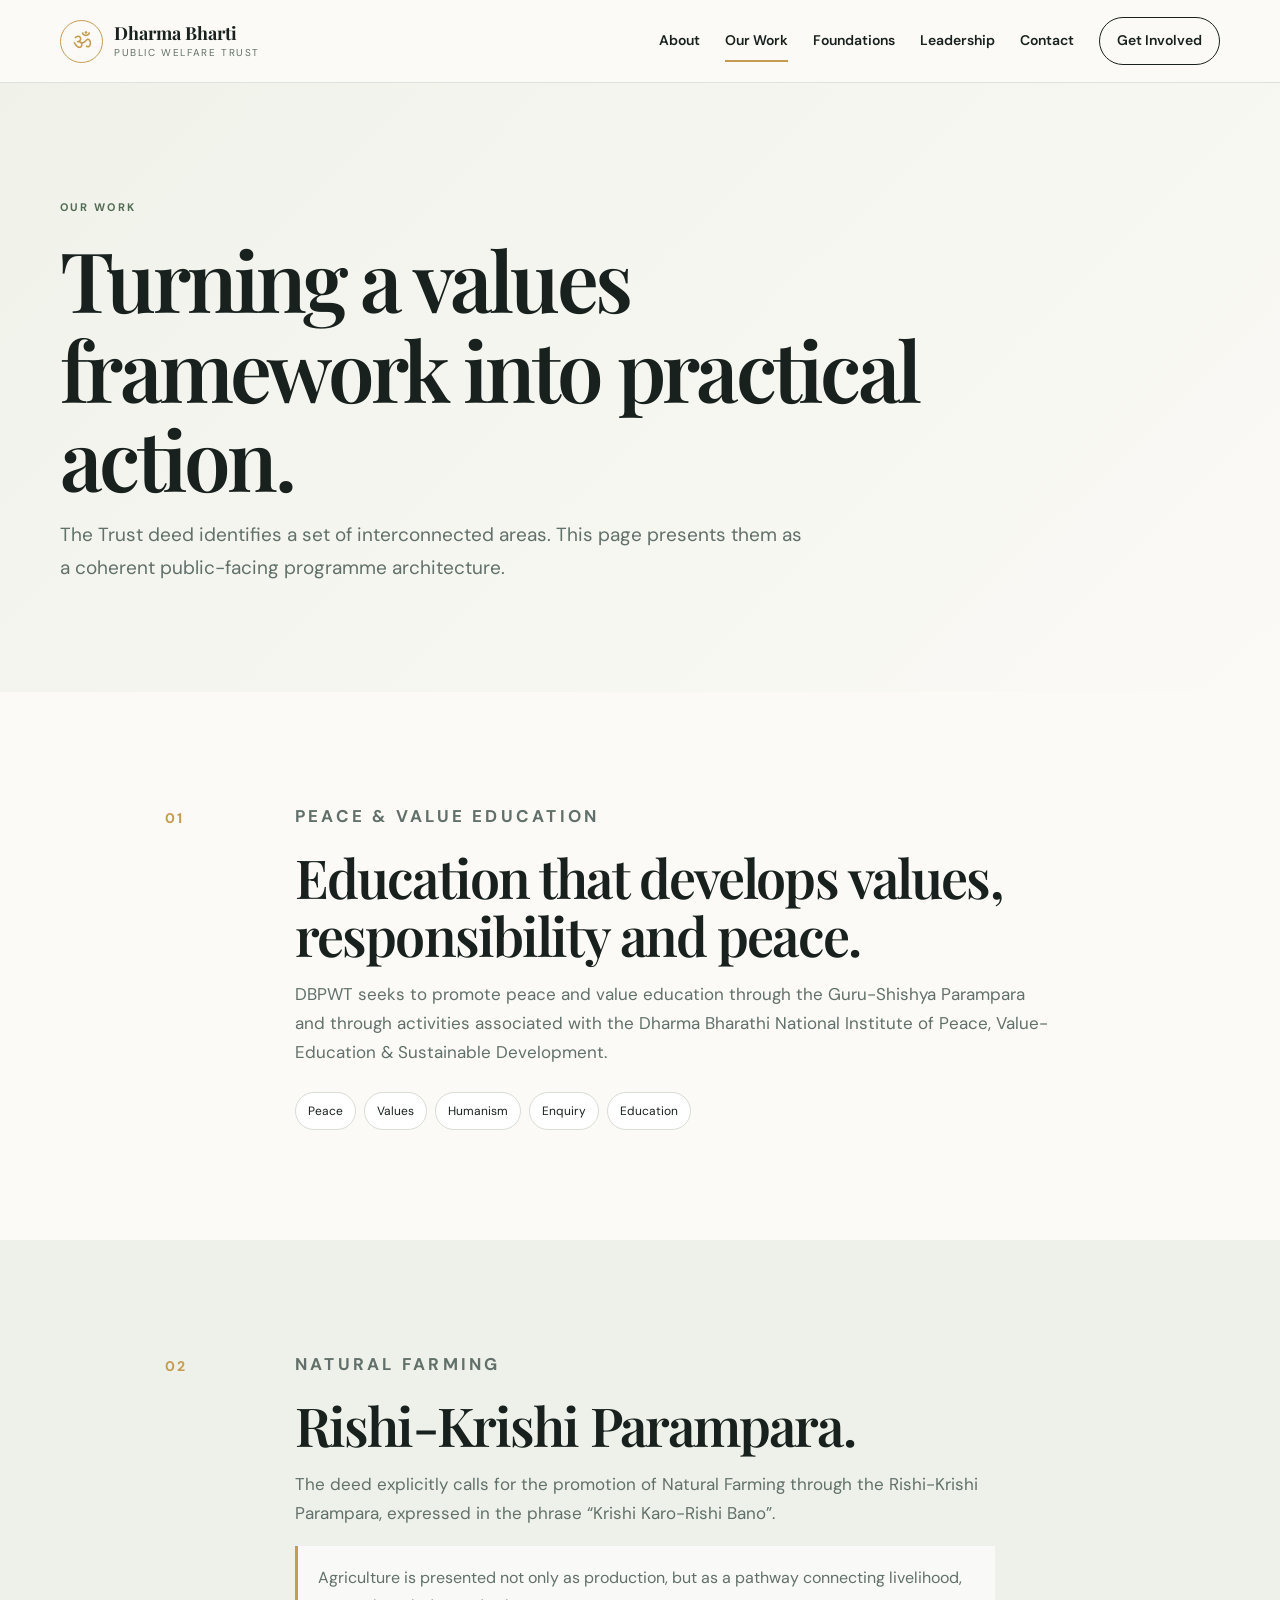
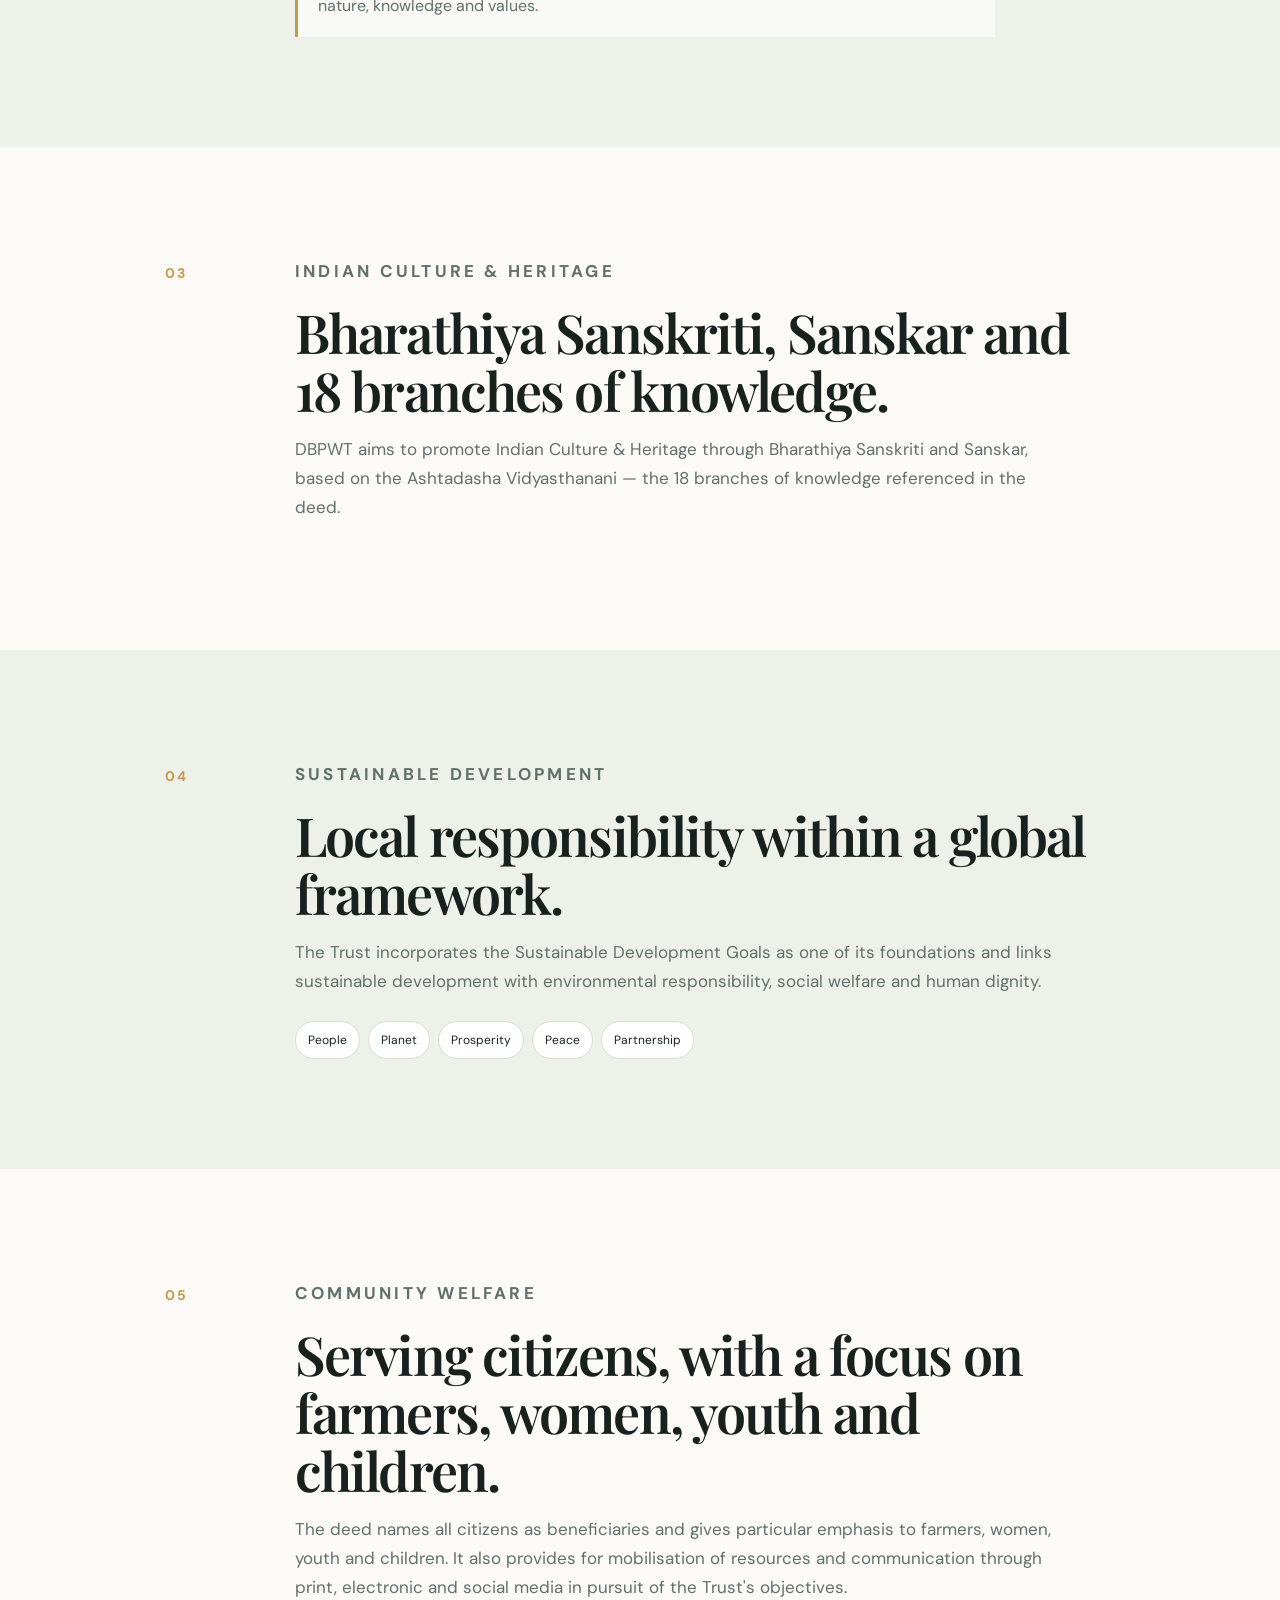
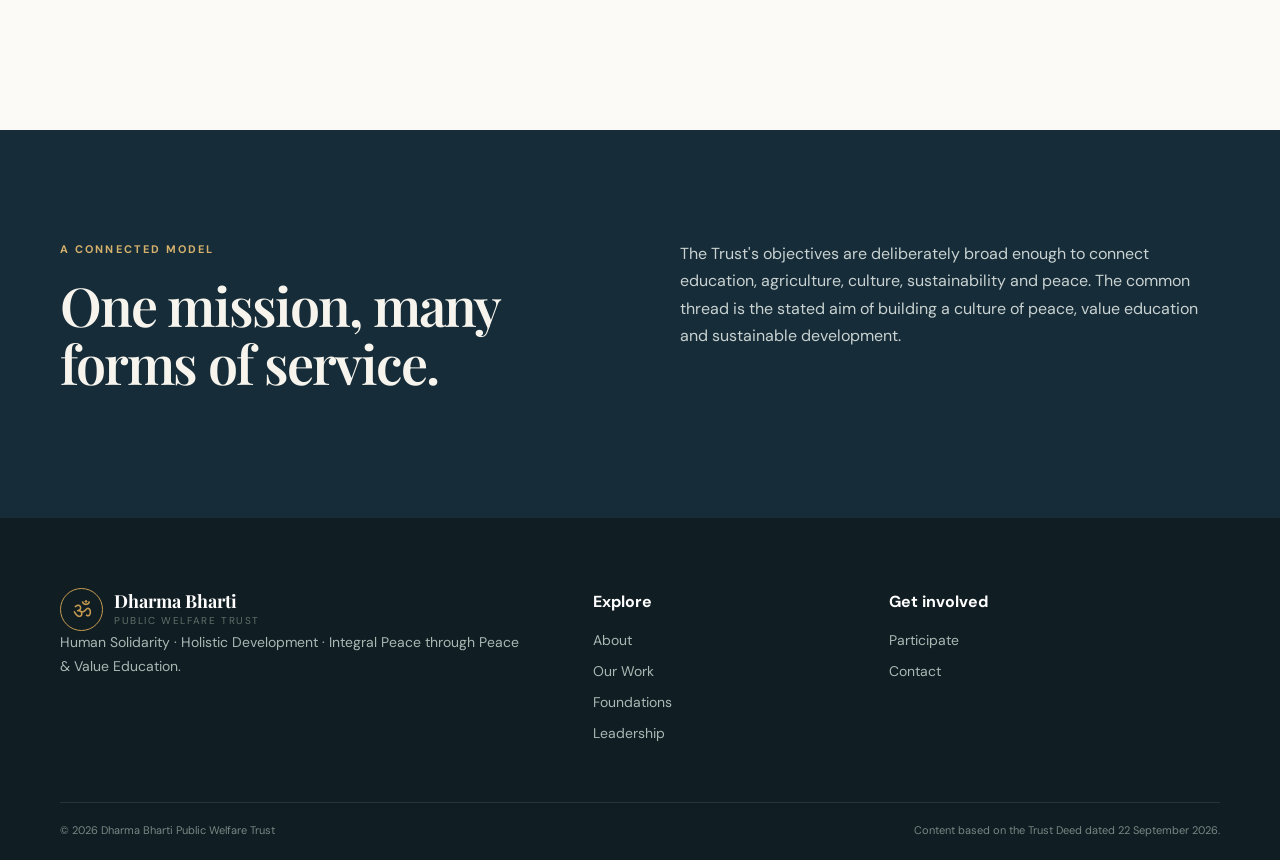
<file: work.html>
<!doctype html><html lang="en"><head><meta charset="utf-8"><meta name="viewport" content="width=device-width,initial-scale=1"><meta name="description" content="DBPWT areas of work: peace and value education, natural farming, culture and heritage, sustainable development and community welfare."><title>Our Work | Dharma Bharti Public Welfare Trust</title><link rel="preconnect" href="https://fonts.googleapis.com"><link rel="preconnect" href="https://fonts.gstatic.com" crossorigin><link href="https://fonts.googleapis.com/css2?family=DM+Sans:wght@400;500;600;700&family=Playfair+Display:wght@500;600;700&display=swap" rel="stylesheet"><link rel="stylesheet" href="assets/styles.css"></head><body>
<header class="site-header"><div class="container nav-wrap"><a class="brand" href="index.html"><span class="brand-mark">ॐ</span><span><strong>Dharma Bharti</strong><small>Public Welfare Trust</small></span></a><button class="menu-toggle">☰</button><nav class="nav"><a href="about.html">About</a><a class="active" href="work.html">Our Work</a><a href="foundations.html">Foundations</a><a href="leadership.html">Leadership</a><a href="contact.html">Contact</a><a class="nav-cta" href="contact.html#participate">Get Involved</a></nav></div></header>
<main><section class="page-hero"><div class="container"><p class="eyebrow">OUR WORK</p><h1>Turning a values framework into practical action.</h1><p>The Trust deed identifies a set of interconnected areas. This page presents them as a coherent public-facing programme architecture.</p></div></section>
<section class="section work-section" id="education"><div class="container work-row"><div class="work-number">01</div><div><p class="eyebrow">PEACE & VALUE EDUCATION</p><h2>Education that develops values, responsibility and peace.</h2><p>DBPWT seeks to promote peace and value education through the Guru-Shishya Parampara and through activities associated with the Dharma Bharathi National Institute of Peace, Value-Education & Sustainable Development.</p><div class="tag-list"><span>Peace</span><span>Values</span><span>Humanism</span><span>Enquiry</span><span>Education</span></div></div></div></section>
<section class="section section-tint" id="farming"><div class="container work-row"><div class="work-number">02</div><div><p class="eyebrow">NATURAL FARMING</p><h2>Rishi-Krishi Parampara.</h2><p>The deed explicitly calls for the promotion of Natural Farming through the Rishi-Krishi Parampara, expressed in the phrase “Krishi Karo-Rishi Bano”.</p><div class="callout">Agriculture is presented not only as production, but as a pathway connecting livelihood, nature, knowledge and values.</div></div></div></section>
<section class="section" id="culture"><div class="container work-row"><div class="work-number">03</div><div><p class="eyebrow">INDIAN CULTURE & HERITAGE</p><h2>Bharathiya Sanskriti, Sanskar and 18 branches of knowledge.</h2><p>DBPWT aims to promote Indian Culture & Heritage through Bharathiya Sanskriti and Sanskar, based on the Ashtadasha Vidyasthanani — the 18 branches of knowledge referenced in the deed.</p></div></div></section>
<section class="section section-tint" id="sustainability"><div class="container work-row"><div class="work-number">04</div><div><p class="eyebrow">SUSTAINABLE DEVELOPMENT</p><h2>Local responsibility within a global framework.</h2><p>The Trust incorporates the Sustainable Development Goals as one of its foundations and links sustainable development with environmental responsibility, social welfare and human dignity.</p><div class="sdg-strip"><span>People</span><span>Planet</span><span>Prosperity</span><span>Peace</span><span>Partnership</span></div></div></div></section>
<section class="section" id="community"><div class="container work-row"><div class="work-number">05</div><div><p class="eyebrow">COMMUNITY WELFARE</p><h2>Serving citizens, with a focus on farmers, women, youth and children.</h2><p>The deed names all citizens as beneficiaries and gives particular emphasis to farmers, women, youth and children. It also provides for mobilisation of resources and communication through print, electronic and social media in pursuit of the Trust's objectives.</p></div></div></section>
<section class="section section-dark"><div class="container two-col"><div><p class="eyebrow">A CONNECTED MODEL</p><h2>One mission, many forms of service.</h2></div><div><p>The Trust's objectives are deliberately broad enough to connect education, agriculture, culture, sustainability and peace. The common thread is the stated aim of building a culture of peace, value education and sustainable development.</p></div></div></section></main>
<footer class="footer"><div class="container footer-grid"><div><a class="brand footer-brand" href="index.html"><span class="brand-mark">ॐ</span><span><strong>Dharma Bharti</strong><small>Public Welfare Trust</small></span></a><p>Human Solidarity · Holistic Development · Integral Peace through Peace & Value Education.</p></div><div><h4>Explore</h4><a href="about.html">About</a><a href="work.html">Our Work</a><a href="foundations.html">Foundations</a><a href="leadership.html">Leadership</a></div><div><h4>Get involved</h4><a href="contact.html#participate">Participate</a><a href="contact.html">Contact</a></div></div><div class="container footer-bottom"><span>© 2026 Dharma Bharti Public Welfare Trust</span><span>Content based on the Trust Deed dated 22 September 2026.</span></div></footer><script src="assets/script.js"></script></body></html>
</file>
<file: assets/styles.css>
:root{--ink:#18211e;--muted:#61706a;--paper:#fbfaf6;--tint:#eef1e9;--navy:#162c39;--green:#526b54;--gold:#c69b50;--line:#d8ddd5;--white:#fff;--serif:'Playfair Display',Georgia,serif;--sans:'DM Sans',Arial,sans-serif;--shadow:0 18px 50px rgba(25,38,31,.09)}*{box-sizing:border-box}html{scroll-behavior:smooth}body{margin:0;background:var(--paper);color:var(--ink);font:16px/1.7 var(--sans)}a{color:inherit;text-decoration:none}p{margin:0 0 1.15rem}h1,h2,h3{font-family:var(--serif);line-height:1.08;margin:0 0 1rem;font-weight:600}h1{font-size:clamp(3rem,6.5vw,6.1rem);letter-spacing:-.045em}h2{font-size:clamp(2.2rem,4.2vw,4rem);letter-spacing:-.035em}h3{font-size:1.55rem}button,input,textarea,select{font:inherit}.container{width:min(1160px,calc(100% - 40px));margin:auto}.site-header{position:sticky;top:0;z-index:20;background:rgba(251,250,246,.94);backdrop-filter:blur(14px);border-bottom:1px solid rgba(216,221,213,.8)}.nav-wrap{height:82px;display:flex;align-items:center;justify-content:space-between}.brand{display:flex;align-items:center;gap:11px}.brand-mark{display:grid;place-items:center;width:43px;height:43px;border:1px solid var(--gold);border-radius:50%;font-size:22px;color:var(--gold);font-family:serif}.brand strong,.brand small{display:block;line-height:1.05}.brand strong{font-family:var(--serif);font-size:18px}.brand small{font-size:10px;letter-spacing:.16em;text-transform:uppercase;color:var(--muted);margin-top:5px}.nav{display:flex;align-items:center;gap:25px;font-size:14px;font-weight:600}.nav a{position:relative}.nav a.active:after{content:'';position:absolute;left:0;right:0;bottom:-9px;height:2px;background:var(--gold)}.nav-cta{padding:11px 17px;border:1px solid var(--ink);border-radius:999px}.nav-cta:after{display:none!important}.menu-toggle{display:none;background:none;border:0;font-size:25px}.hero{min-height:760px;display:flex;align-items:center;position:relative;overflow:hidden;background:radial-gradient(circle at 80% 25%,rgba(198,155,80,.18),transparent 25%),linear-gradient(135deg,#f9f6ec 0%,#fbfaf6 55%,#eef1e9 100%)}.hero-grid{display:grid;grid-template-columns:1.08fr .92fr;gap:50px;align-items:center;padding:80px 0}.eyebrow{font-size:11px;letter-spacing:.19em;font-weight:700;color:var(--green);text-transform:uppercase;margin-bottom:17px}.hero h1 em{color:var(--green);font-style:normal}.hero-lead{font-size:19px;line-height:1.7;max-width:650px;color:#52605b}.actions{display:flex;gap:13px;flex-wrap:wrap;margin:30px 0}.btn{display:inline-flex;align-items:center;justify-content:center;gap:8px;padding:13px 21px;border-radius:999px;border:1px solid transparent;font-weight:700;font-size:14px;cursor:pointer}.btn-primary{background:var(--navy);color:#fff}.btn-primary:hover{background:#0d202b}.btn-ghost{border-color:var(--line);background:rgba(255,255,255,.5)}.btn-dark{background:var(--ink);color:#fff}.btn-light{background:#fff;color:var(--navy)}.hero-note{font-size:12px;color:#7a847e}.hero-art{min-height:520px;position:relative}.mandala{width:390px;height:390px;border-radius:50%;border:1px solid rgba(82,107,84,.32);position:absolute;right:25px;top:50%;transform:translateY(-50%);display:grid;place-items:center;color:var(--green);font-family:var(--serif);font-size:34px;background:radial-gradient(circle,#fffdf7 0 33%,transparent 34%),repeating-radial-gradient(circle,transparent 0 48px,rgba(82,107,84,.1) 49px 50px)}.mandala:before,.mandala:after{content:'';position:absolute;border:1px solid rgba(198,155,80,.35);border-radius:50%;inset:35px}.mandala:after{inset:80px;border-style:dashed}.mandala i,.mandala b{position:absolute;display:block;width:9px;height:9px;background:var(--gold);border-radius:50%;top:12px;left:50%;box-shadow:0 180px 0 var(--green),90px 90px 0 var(--gold),-90px 90px 0 var(--green)}.art-card{position:absolute;background:rgba(255,255,255,.88);backdrop-filter:blur(12px);border:1px solid rgba(216,221,213,.9);box-shadow:var(--shadow);padding:16px 19px;border-radius:14px;display:flex;gap:12px;align-items:center}.art-card span{font-size:10px;color:var(--gold);font-weight:700}.art-card strong{font-family:var(--serif);font-size:17px;line-height:1.05}.card-soil{left:0;top:75px}.card-book{right:-5px;top:65px}.card-leaf{left:30px;bottom:70px}.card-globe{right:10px;bottom:80px}.section{padding:110px 0}.section-tint{background:var(--tint)}.section-dark{background:var(--navy);color:#f6f4ec}.section-dark .eyebrow{color:#d5b16c}.two-col{display:grid;grid-template-columns:1fr 1fr;gap:80px}.two-col>div:last-child{max-width:620px}.two-col p{color:var(--muted)}.section-dark p{color:#c9d2d0}.align-center{align-items:center}.text-link{font-weight:700;border-bottom:1px solid var(--gold);padding-bottom:3px}.section-heading{max-width:720px;margin-bottom:45px}.section-heading>p:last-child{color:var(--muted);max-width:650px}.pillar-grid{display:grid;grid-template-columns:repeat(4,1fr);gap:16px}.pillar{background:#fff;border:1px solid var(--line);padding:29px 25px;min-height:290px;display:flex;flex-direction:column}.pillar .number,.work-number{font-size:11px;letter-spacing:.12em;color:var(--gold);font-weight:700}.pillar p{color:var(--muted);font-size:14px}.pillar a{margin-top:auto;font-weight:700;font-size:13px}.quote{padding:80px 0}.quote-box{background:var(--navy);color:#fff;padding:70px;position:relative;overflow:hidden}.quote-box:after{content:'ॐ';position:absolute;right:-20px;bottom:-90px;font:220px/1 serif;color:rgba(255,255,255,.04)}.quote-mark{font:80px/1 var(--serif);color:var(--gold);height:50px}.quote blockquote{font:clamp(1.9rem,3.4vw,3.2rem)/1.2 var(--serif);max-width:850px;margin:0 0 25px}.quote-box p{color:#b8c3c0}.foundation-stack{display:grid;gap:12px}.foundation-stack div{display:flex;align-items:center;gap:20px;padding:20px 24px;border:1px solid var(--line);background:#fff}.foundation-stack b{font:700 25px var(--serif);color:var(--green);min-width:85px}.foundation-stack span{color:var(--muted)}.cta-band{background:var(--green);color:#fff;padding:60px 0}.cta-inner{display:flex;align-items:center;justify-content:space-between;gap:30px}.cta-band .eyebrow{color:#d8c391}.cta-band h2{margin:0}.footer{background:#101d22;color:#d7dfdc;padding:70px 0 20px}.footer-grid{display:grid;grid-template-columns:2fr 1fr 1.4fr;gap:60px}.footer .brand strong{color:#fff}.footer p,.footer a{color:#aab8b4;font-size:14px}.footer h4{margin:0 0 14px;color:#fff}.footer-grid>div:not(:first-child) a{display:block;margin:7px 0}.footer-bottom{border-top:1px solid rgba(255,255,255,.1);margin-top:50px;padding-top:18px;display:flex;justify-content:space-between;gap:20px;font-size:11px;color:#778884}.page-hero{padding:115px 0 90px;background:linear-gradient(135deg,#f0f2ea,#fbfaf6)}.page-hero h1{max-width:950px}.page-hero>div>p:last-child{font-size:19px;color:var(--muted);max-width:750px}.facts-grid{display:grid;grid-template-columns:repeat(4,1fr);gap:14px}.fact{padding:30px;background:#fff;border:1px solid var(--line)}.fact b{display:block;font:2.6rem var(--serif);color:var(--green);margin-bottom:10px}.fact span{font-size:13px;color:var(--muted)}.timeline{max-width:900px}.timeline-item{display:grid;grid-template-columns:150px 1fr;gap:35px;border-top:1px solid var(--line);padding:30px 0}.timeline-item>span{font-size:12px;letter-spacing:.13em;text-transform:uppercase;color:var(--gold);font-weight:700}.timeline-item p{color:var(--muted)}.office-list{display:grid;gap:20px}.office-list div{border-left:2px solid var(--gold);padding-left:20px}.office-list p{color:#c9d2d0}.work-row{display:grid;grid-template-columns:100px 1fr;gap:30px;max-width:950px}.work-number{padding-top:5px;font-size:14px}.work-row h2{max-width:800px}.work-row p{max-width:760px;color:var(--muted);font-size:17px}.tag-list,.sdg-strip{display:flex;flex-wrap:wrap;gap:8px;margin-top:25px}.tag-list span,.sdg-strip span{padding:8px 12px;border-radius:999px;border:1px solid var(--line);background:#fff;font-size:12px}.callout{border-left:3px solid var(--gold);padding:18px 20px;background:rgba(255,255,255,.65);max-width:700px;color:var(--muted)}.foundation-detail article{display:grid;grid-template-columns:130px 1fr;gap:40px;padding:55px 0;border-top:1px solid var(--line)}.foundation-badge{width:110px;height:110px;border-radius:50%;background:var(--navy);color:#fff;display:grid;place-items:center;font:700 25px var(--serif)}.foundation-detail article p{color:var(--muted);max-width:800px}.small-note{font-size:12px!important;color:#7a847e!important}.sdg-grid{display:grid;grid-template-columns:repeat(2,1fr);gap:8px;margin:25px 0}.sdg-grid span{padding:10px 13px;background:#f1f3ee;border:1px solid var(--line);font-size:12px}.large-copy{font:1.55rem/1.5 var(--serif)!important;max-width:900px!important}.people-grid{display:grid;grid-template-columns:repeat(5,1fr);gap:14px}.people-grid.small{grid-template-columns:repeat(6,1fr)}.person{background:#fff;border:1px solid var(--line);padding:25px 18px;min-height:190px}.person.featured{background:#f2f4ed;border-color:#c8d0c7}.avatar{width:54px;height:54px;border-radius:50%;display:grid;place-items:center;background:var(--navy);color:#fff;font-size:11px;font-weight:700;margin-bottom:22px}.person h3{font-size:18px}.person p{color:var(--muted);font-size:12px}.governance-grid{display:grid;grid-template-columns:.7fr 1.3fr;gap:70px}.governance-cards{display:grid;grid-template-columns:1fr 1fr;gap:14px}.governance-cards div{padding:25px;border:1px solid var(--line);background:#fff}.governance-cards b{font-family:var(--serif);font-size:20px}.governance-cards p{font-size:13px;color:var(--muted);margin:9px 0 0}.contact-grid{display:grid;grid-template-columns:1fr 1fr;gap:80px}.contact-points{display:grid;gap:20px;margin-top:35px}.contact-points div{border-top:1px solid var(--line);padding-top:16px}.contact-points b,.contact-points span{display:block}.contact-points span{color:var(--muted);font-size:14px}.contact-form{background:#fff;border:1px solid var(--line);padding:32px;box-shadow:var(--shadow)}.contact-form label{display:block;font-weight:600;font-size:13px;margin-bottom:16px}.contact-form input,.contact-form textarea,.contact-form select{display:block;width:100%;border:1px solid var(--line);padding:12px 13px;margin-top:7px;background:#fbfaf6;border-radius:6px;outline:none}.contact-form input:focus,.contact-form textarea:focus,.contact-form select:focus{border-color:var(--green)}.form-note{font-size:11px;color:#7c8782;margin:15px 0 0}.form-status{margin-top:15px;font-weight:700;color:var(--green)}.checklist{display:grid;grid-template-columns:1fr 1fr;gap:12px}.checklist div{padding:18px;background:#fff;border:1px solid var(--line);font-size:14px}
@media(max-width:900px){.nav{display:none}.menu-toggle{display:block}.nav.open{display:flex;position:absolute;left:20px;right:20px;top:70px;background:var(--paper);padding:20px;flex-direction:column;align-items:stretch;border:1px solid var(--line);box-shadow:var(--shadow)}.nav.open a{padding:8px}.hero{min-height:auto}.hero-grid,.two-col,.contact-grid,.governance-grid{grid-template-columns:1fr}.hero-art{min-height:430px}.mandala{width:330px;height:330px;right:50%;transform:translate(50%,-50%)}.pillar-grid{grid-template-columns:1fr 1fr}.facts-grid{grid-template-columns:1fr 1fr}.people-grid,.people-grid.small{grid-template-columns:repeat(2,1fr)}.footer-grid{grid-template-columns:1fr 1fr}.foundation-detail article{grid-template-columns:1fr}.foundation-badge{width:80px;height:80px}.contact-grid{gap:40px}.hero-copy{padding-top:20px}}
@media(max-width:560px){.container{width:min(100% - 28px,1160px)}.nav-wrap{height:72px}.hero-grid{padding:60px 0}.hero-art{min-height:360px;transform:scale(.88);transform-origin:top center}.pillar-grid,.facts-grid,.people-grid,.people-grid.small,.governance-cards,.sdg-grid,.checklist,.footer-grid{grid-template-columns:1fr}.section{padding:75px 0}.quote-box{padding:45px 25px}.cta-inner{align-items:flex-start;flex-direction:column}.timeline-item{grid-template-columns:1fr;gap:5px}.work-row{grid-template-columns:1fr;gap:5px}.page-hero{padding:80px 0 65px}.page-hero h1{font-size:3.1rem}}
.reveal{opacity:0;transform:translateY(14px);transition:opacity .65s ease,transform .65s ease}.reveal.visible{opacity:1;transform:none}
</file>
